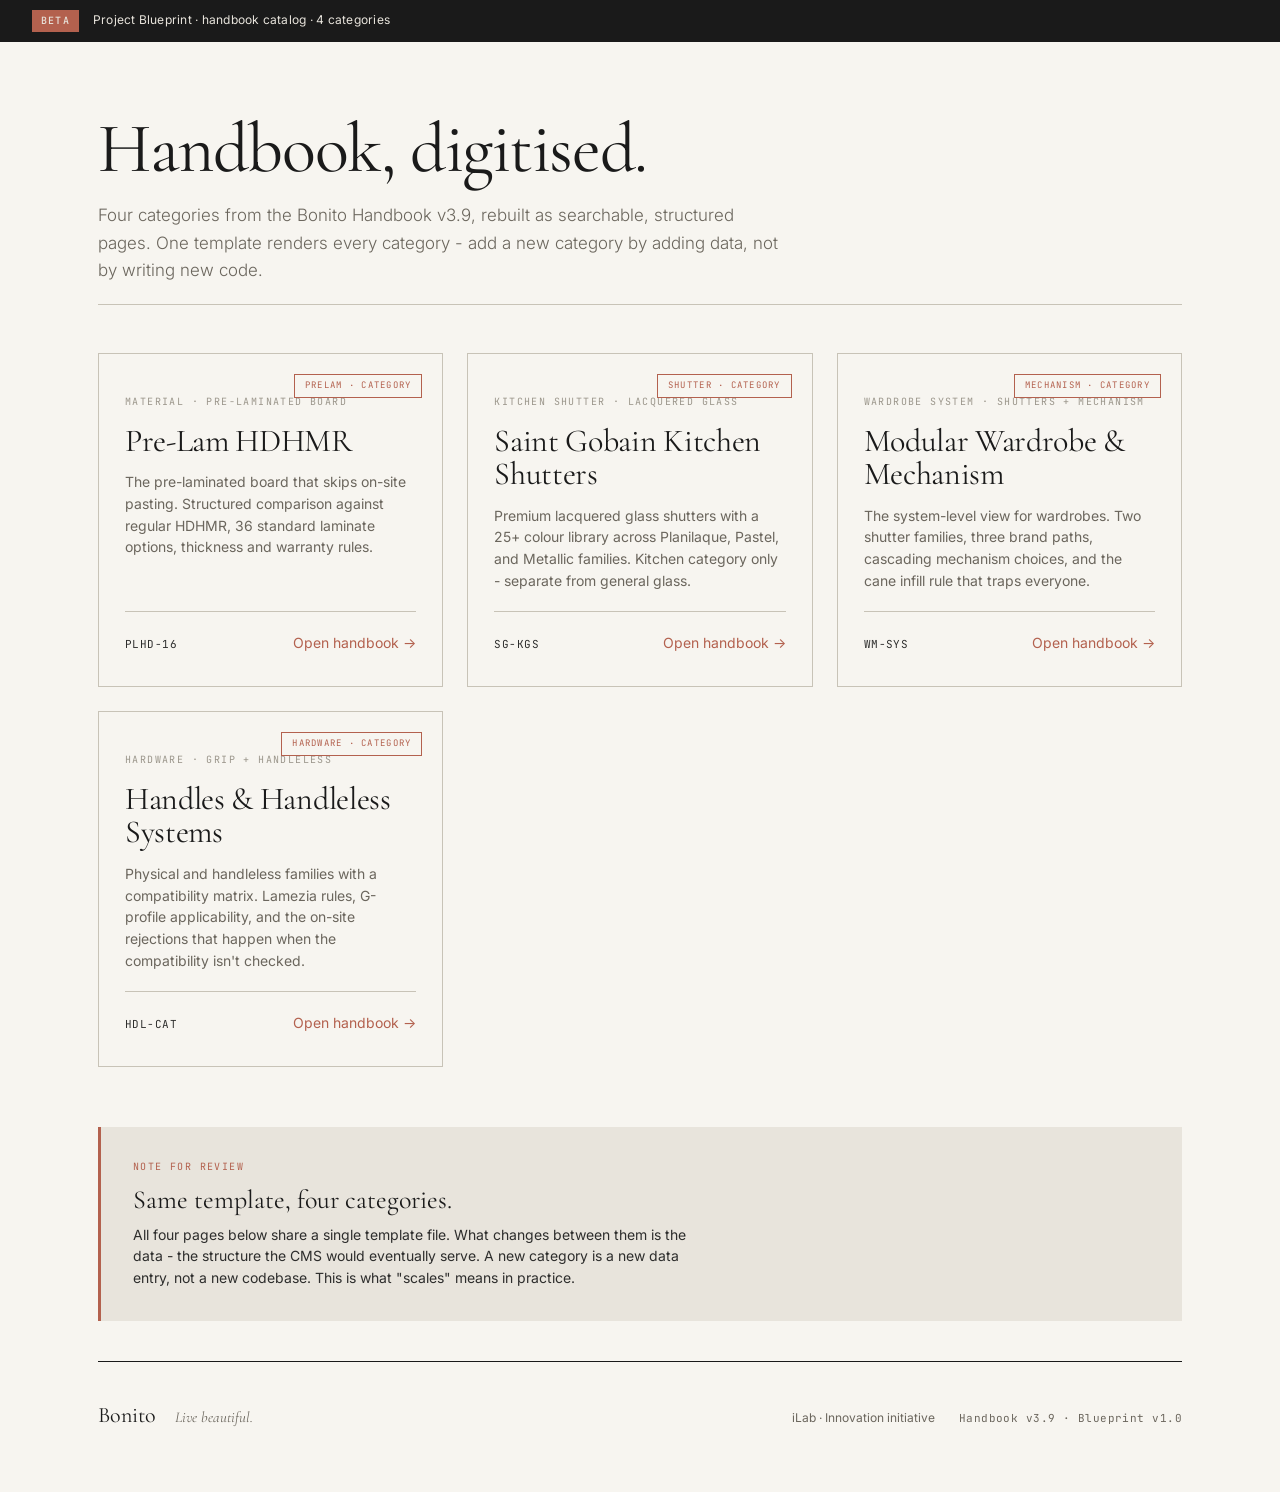
<file: index.html>
<!DOCTYPE html>
<html lang="en">
<head>
<meta charset="UTF-8">
<meta name="viewport" content="width=device-width, initial-scale=1.0">
<title>Bonito Handbook · Category catalog</title>
<link rel="preconnect" href="https://fonts.googleapis.com">
<link rel="preconnect" href="https://fonts.gstatic.com" crossorigin>
<link href="https://fonts.googleapis.com/css2?family=Cormorant+Garamond:wght@300;400;500;600&family=Inter:wght@300;400;500;600&family=JetBrains+Mono:wght@400;500&display=swap" rel="stylesheet">
<link rel="stylesheet" href="category.css">
<style>
/* Index-specific styling - catalog grid */
.catalog-intro {
  padding: 40px 0 20px;
  border-bottom: 1px solid var(--line);
  margin-bottom: 48px;
}
.catalog-title {
  font-family: var(--display);
  font-size: clamp(48px, 5.5vw, 72px);
  color: var(--ink);
  font-weight: 400;
  line-height: 0.98;
  letter-spacing: -0.02em;
  margin-bottom: 20px;
}
.catalog-lede {
  font-size: 17px;
  color: var(--text-soft);
  font-weight: 300;
  max-width: 40em;
  line-height: 1.6;
}
.catalog-grid {
  display: grid;
  grid-template-columns: repeat(auto-fit, minmax(320px, 1fr));
  gap: 24px;
  margin-bottom: 60px;
}
.cat-card {
  background: var(--paper);
  border: 1px solid var(--line);
  padding: 28px 26px 32px;
  cursor: pointer;
  transition: all 0.2s;
  text-decoration: none;
  color: inherit;
  display: flex;
  flex-direction: column;
  min-height: 320px;
  position: relative;
}
.cat-card:hover {
  border-color: var(--ink);
  transform: translateY(-2px);
  box-shadow: 0 6px 24px rgba(26,26,26,0.08);
}
.cat-tag {
  position: absolute;
  top: 20px;
  right: 20px;
  font-family: var(--mono);
  font-size: 9px;
  letter-spacing: 0.14em;
  text-transform: uppercase;
  color: var(--clay);
  padding: 4px 10px;
  border: 1px solid var(--clay);
}
.cat-eyebrow {
  font-family: var(--mono);
  font-size: 10px;
  letter-spacing: 0.14em;
  color: var(--text-mute);
  text-transform: uppercase;
  margin-bottom: 14px;
  margin-top: 12px;
}
.cat-name {
  font-family: var(--display);
  font-size: 32px;
  color: var(--ink);
  font-weight: 400;
  line-height: 1.05;
  letter-spacing: -0.01em;
  margin-bottom: 14px;
}
.cat-desc {
  font-size: 14px;
  color: var(--text-soft);
  line-height: 1.55;
  margin-bottom: 20px;
  flex: 1;
}
.cat-meta {
  display: flex;
  justify-content: space-between;
  align-items: baseline;
  padding-top: 20px;
  border-top: 1px solid var(--line);
}
.cat-erp {
  font-family: var(--mono);
  font-size: 11px;
  color: var(--text);
  letter-spacing: 0.04em;
}
.cat-arrow {
  font-family: var(--body);
  font-size: 14px;
  color: var(--clay);
  transition: transform 0.15s;
}
.cat-card:hover .cat-arrow { transform: translateX(4px); }

.cta-strip {
  background: var(--bone);
  border-left: 3px solid var(--clay);
  padding: 32px 32px;
  margin-bottom: 40px;
}
.cta-eyebrow {
  font-family: var(--mono);
  font-size: 10px;
  letter-spacing: 0.14em;
  color: var(--clay);
  text-transform: uppercase;
  margin-bottom: 10px;
}
.cta-title {
  font-family: var(--display);
  font-size: 26px;
  color: var(--ink);
  font-weight: 400;
  margin-bottom: 8px;
  line-height: 1.2;
}
.cta-body {
  font-size: 14px;
  color: var(--text);
  line-height: 1.55;
  max-width: 40em;
}
</style>
</head>
<body>

<div class="beta-banner">
  <span class="banner-pill">BETA</span>
  <span>Project Blueprint · handbook catalog · 4 categories</span>
</div>

<main class="page">
  <section class="catalog-intro">
    <h1 class="catalog-title">Handbook, digitised.</h1>
    <p class="catalog-lede">Four categories from the Bonito Handbook v3.9, rebuilt as searchable, structured pages. One template renders every category - add a new category by adding data, not by writing new code.</p>
  </section>

  <div class="catalog-grid" id="catalogGrid">
    <!-- Populated by JavaScript -->
  </div>

  <section class="cta-strip">
    <div class="cta-eyebrow">Note for review</div>
    <div class="cta-title">Same template, four categories.</div>
    <div class="cta-body">All four pages below share a single template file. What changes between them is the data - the structure the CMS would eventually serve. A new category is a new data entry, not a new codebase. This is what "scales" means in practice.</div>
  </section>

  <footer class="page-foot">
    <div class="foot-left">
      <span class="foot-brand">Bonito</span>
      <span class="foot-tag">Live beautiful.</span>
    </div>
    <div class="foot-right">
      <span>iLab · Innovation initiative</span>
      <span class="foot-mono">Handbook v3.9 · Blueprint v1.0</span>
    </div>
  </footer>
</main>

<script src="categories.js"></script>
<script>
// Pull card summaries from the shared data
const cardSummaries = {
  "prelam-hdhmr": "The pre-laminated board that skips on-site pasting. Structured comparison against regular HDHMR, 36 standard laminate options, thickness and warranty rules.",
  "saint-gobain-shutter": "Premium lacquered glass shutters with a 25+ colour library across Planilaque, Pastel, and Metallic families. Kitchen category only - separate from general glass.",
  "wardrobe-mechanism": "The system-level view for wardrobes. Two shutter families, three brand paths, cascading mechanism choices, and the cane infill rule that traps everyone.",
  "handles": "Physical and handleless families with a compatibility matrix. Lamezia rules, G-profile applicability, and the on-site rejections that happen when the compatibility isn't checked."
};

const grid = document.getElementById('catalogGrid');
Object.keys(window.CATEGORIES).forEach(slug => {
  const cat = window.CATEGORIES[slug];
  const cardHtml = `
    <a class="cat-card" href="category.html?cat=${encodeURIComponent(slug)}">
      <div class="cat-tag">${cat.tag}</div>
      <div class="cat-eyebrow">${cat.eyebrow}</div>
      <div class="cat-name">${cat.title.replace(/<br>/g, ' ')}</div>
      <div class="cat-desc">${cardSummaries[slug] || cat.lede}</div>
      <div class="cat-meta">
        <span class="cat-erp">${cat.erp}</span>
        <span class="cat-arrow">Open handbook &rarr;</span>
      </div>
    </a>
  `;
  grid.insertAdjacentHTML('beforeend', cardHtml);
});
</script>

</body>
</html>
</file>
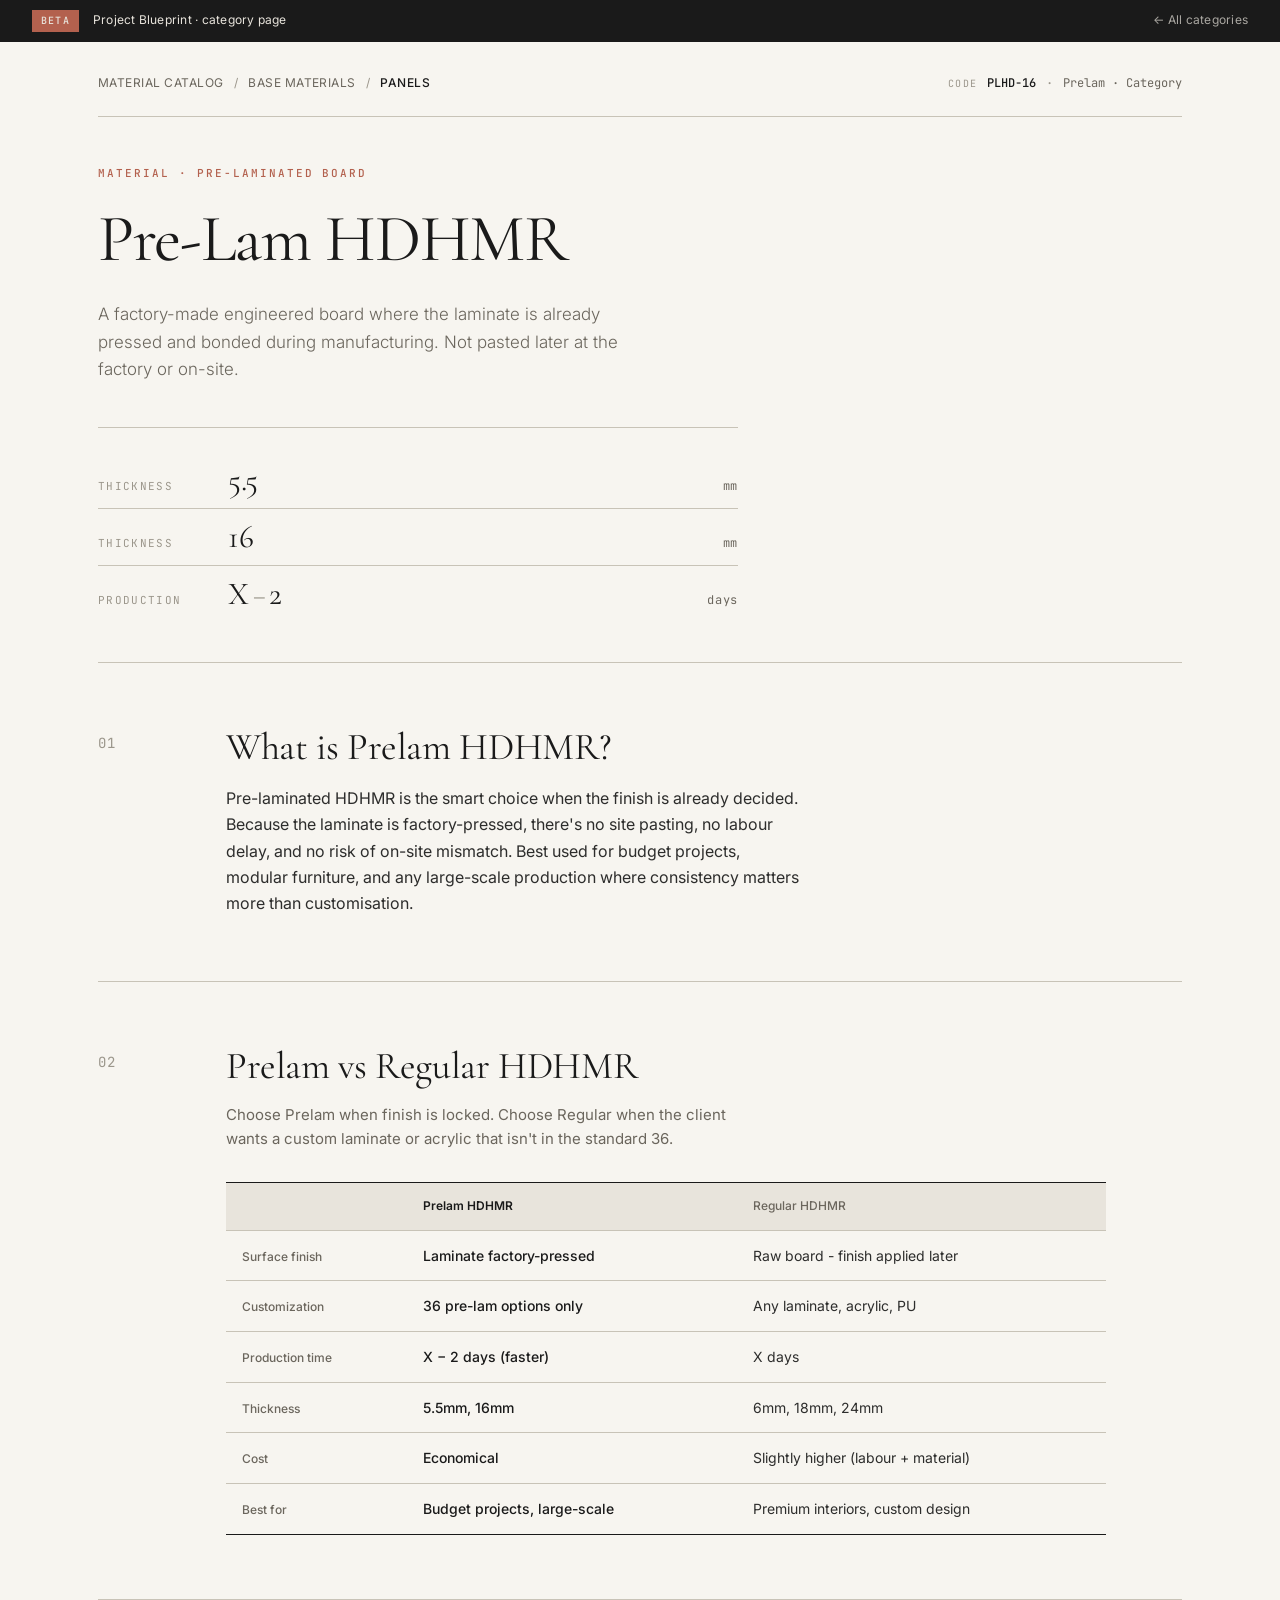
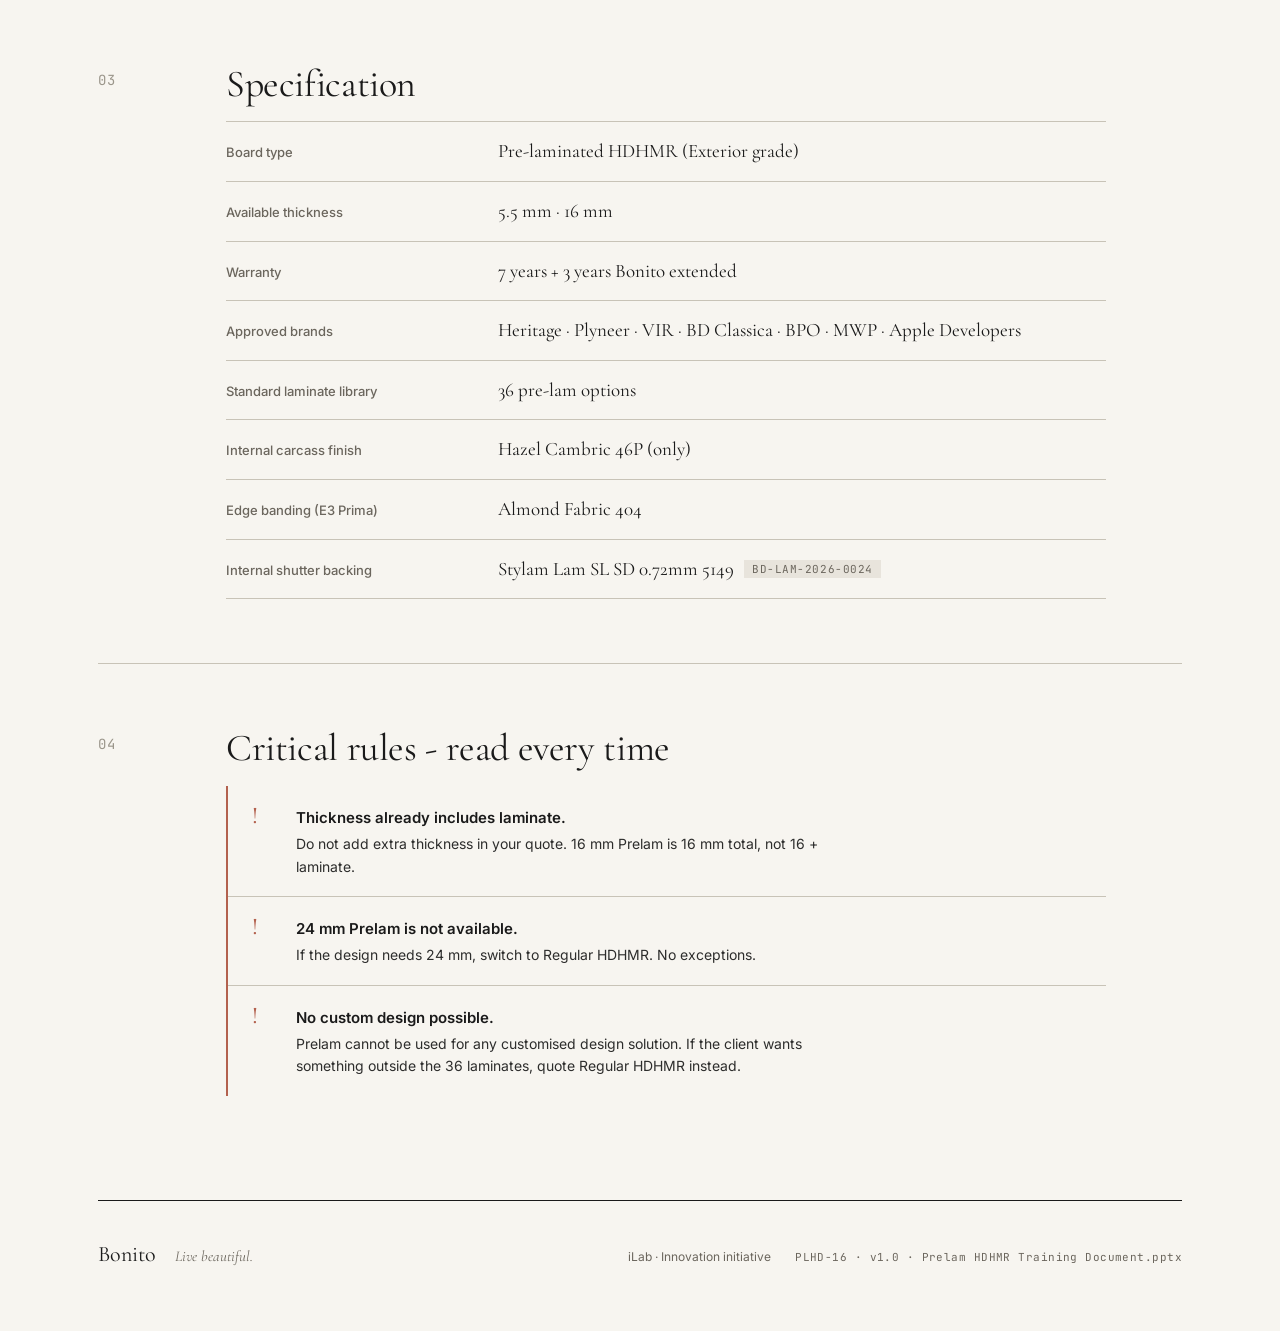
<file: category.html>
<!DOCTYPE html>
<html lang="en">
<head>
<meta charset="UTF-8">
<meta name="viewport" content="width=device-width, initial-scale=1.0">
<title>Bonito Handbook · Loading category</title>
<link rel="preconnect" href="https://fonts.googleapis.com">
<link rel="preconnect" href="https://fonts.gstatic.com" crossorigin>
<link href="https://fonts.googleapis.com/css2?family=Cormorant+Garamond:wght@300;400;500;600&family=Inter:wght@300;400;500;600&family=JetBrains+Mono:wght@400;500&display=swap" rel="stylesheet">
<link rel="stylesheet" href="category.css">
</head>
<body>

<div class="beta-banner">
  <span class="banner-pill">BETA</span>
  <span>Project Blueprint · category page</span>
  <a href="index.html" class="banner-link">&larr; All categories</a>
</div>

<main class="page" id="pageRoot">
  <!-- Content rendered by JS from categories.js -->
  <div class="loading-note">Loading category…</div>
</main>

<script src="categories.js"></script>
<script>
// ============================================================
// Bonito Handbook — Category page renderer
// Loads a category from CATEGORIES data and renders the template
// ============================================================

const params = new URLSearchParams(window.location.search);
const slug = params.get('cat') || 'prelam-hdhmr';
const data = window.CATEGORIES[slug];

if (!data) {
  document.getElementById('pageRoot').innerHTML =
    '<div style="padding: 80px 20px; text-align: center; color: #6B665D;">Category not found: <code>' + slug + '</code><br><br><a href="index.html" style="color: #B3614E;">Back to catalog</a></div>';
} else {
  document.title = data.title.replace(/<[^>]+>/g, ' ') + ' · Bonito Handbook';
  renderPage(data);
}

function esc(s) { return String(s).replace(/[&<>"']/g, c => ({'&':'&amp;','<':'&lt;','>':'&gt;','"':'&quot;',"'":'&#39;'}[c])); }

function renderPage(d) {
  const root = document.getElementById('pageRoot');
  root.innerHTML = `
    ${renderHeader(d)}
    ${renderHero(d)}
    ${d.blocks.map(renderBlock).join('')}
    ${renderFooter(d)}
  `;
}

function renderHeader(d) {
  return `
    <header class="page-head">
      <nav class="crumbs">
        ${d.breadcrumb.map((c, i) => i < d.breadcrumb.length - 1
          ? `<a href="index.html">${esc(c)}</a><span class="sep">/</span>`
          : `<span class="current">${esc(c)}</span>`).join('')}
      </nav>
      <div class="erp-strip">
        <span class="erp-label">CODE</span>
        <span class="erp-code">${esc(d.erp)}</span>
        <span class="erp-sep">·</span>
        <span class="erp-finish">${esc(d.tag)}</span>
      </div>
    </header>
  `;
}

function renderHero(d) {
  return `
    <section class="hero">
      <div class="title-block">
        <span class="eyebrow">${esc(d.eyebrow)}</span>
        <h1 class="product-title">${d.title}</h1>
        <p class="lede">${esc(d.lede)}</p>
        <div class="measurements">
          ${d.measurements.map(m => `
            <div class="m-row">
              <span class="m-axis">${esc(m.axis)}</span>
              <span class="m-range">${m.range}</span>
              <span class="m-unit">${esc(m.unit)}</span>
            </div>
          `).join('')}
        </div>
      </div>
    </section>
  `;
}

function renderBlock(b) {
  return `
    <section class="block">
      <div class="block-num">${esc(b.num)}</div>
      <div class="block-content">
        <h2 class="block-title">${esc(b.title)}</h2>
        ${b.subtitle ? `<p class="block-sub">${esc(b.subtitle)}</p>` : ''}
        ${b.prose ? `<div class="prose"><p>${esc(b.prose)}</p></div>` : ''}
        ${b.comparisonTable ? renderComparisonTable(b.comparisonTable) : ''}
        ${b.specTable ? renderSpecTable(b.specTable) : ''}
        ${b.colourPalette ? renderColourPalette(b.colourPalette) : ''}
        ${b.systemMatrix ? renderSystemMatrix(b.systemMatrix) : ''}
        ${b.ruleCards ? renderRuleCards(b.ruleCards) : ''}
        ${b.handleGrid ? renderHandleGrid(b.handleGrid) : ''}
        ${b.compatibilityTable ? renderCompatibilityTable(b.compatibilityTable) : ''}
        ${b.notes ? renderNotes(b.notes) : ''}
      </div>
    </section>
  `;
}

// --- Component renderers (each block type has its own visual pattern) ---

function renderComparisonTable(ct) {
  return `
    <table class="comparison-table">
      <thead>
        <tr>${ct.headers.map(h => `<th>${esc(h)}</th>`).join('')}</tr>
      </thead>
      <tbody>
        ${ct.rows.map(row => `
          <tr>
            ${row.map((cell, i) => i === 0
              ? `<td class="row-label">${esc(cell)}</td>`
              : `<td class="row-val ${i === 1 ? 'primary' : ''}">${esc(cell)}</td>`).join('')}
          </tr>
        `).join('')}
      </tbody>
    </table>
  `;
}

function renderSpecTable(rows) {
  return `
    <div class="spec-table">
      ${rows.map(r => `
        <div class="spec-row">
          <div class="spec-key">${esc(r.key)}</div>
          <div class="spec-val">${esc(r.val)}${r.erp ? `<span class="erp-inline">${esc(r.erp)}</span>` : ''}</div>
        </div>
      `).join('')}
    </div>
  `;
}

function renderColourPalette(palette) {
  return `
    <div class="palette-groups">
      ${palette.map(group => `
        <div class="palette-group">
          <div class="palette-heading">${esc(group.group)}</div>
          <div class="swatch-grid">
            ${group.swatches.map(s => `
              <div class="swatch" title="${esc(s.name)}">
                <div class="swatch-color" style="background:${esc(s.hex)}"></div>
                <div class="swatch-name">${esc(s.name)}</div>
              </div>
            `).join('')}
          </div>
        </div>
      `).join('')}
    </div>
  `;
}

function renderSystemMatrix(matrix) {
  return `
    <div class="system-matrix">
      ${matrix.map(m => `
        <div class="system-family">
          <div class="family-header">
            <div class="family-name">${esc(m.family)}</div>
            <div class="family-heading">${esc(m.heading)}</div>
          </div>
          <div class="family-options">
            ${m.options.map(o => `
              <div class="option-row">
                <div class="option-label">${esc(o.label)}</div>
                <div class="option-type">${esc(o.type)}</div>
                <div class="option-note">${esc(o.note)}</div>
              </div>
            `).join('')}
          </div>
        </div>
      `).join('')}
    </div>
  `;
}

function renderRuleCards(cards) {
  return `
    <div class="rule-cards">
      ${cards.map(c => `
        <div class="rule-card">
          <div class="rule-axis">${esc(c.axis)}</div>
          <div class="rule-metric">${c.metric}</div>
          <div class="rule-body">${esc(c.rule)}</div>
        </div>
      `).join('')}
    </div>
  `;
}

function renderHandleGrid(grid) {
  return `
    <div class="handle-grid">
      ${grid.map(family => `
        <div class="handle-family">
          <div class="handle-family-name">${esc(family.family)}</div>
          <div class="handle-family-sub">${esc(family.subheading)}</div>
          <div class="handle-items">
            ${family.items.map(item => `
              <div class="handle-item">
                <div class="handle-name">${esc(item.name)}</div>
                <div class="handle-sub">${esc(item.subline)}</div>
                <div class="handle-note">${esc(item.note)}</div>
              </div>
            `).join('')}
          </div>
        </div>
      `).join('')}
    </div>
  `;
}

function renderCompatibilityTable(ct) {
  return `
    <table class="compat-table">
      <thead>
        <tr>${ct.headers.map((h, i) => `<th${i === 0 ? ' class="lead"' : ''}>${esc(h)}</th>`).join('')}</tr>
      </thead>
      <tbody>
        ${ct.rows.map(row => `
          <tr>
            ${row.map((cell, i) => {
              if (i === 0) return `<td class="row-label">${esc(cell)}</td>`;
              const clean = String(cell).toLowerCase();
              let cls = 'row-val';
              if (clean === 'yes') cls += ' yes';
              else if (clean === 'no') cls += ' no';
              else cls += ' partial';
              return `<td class="${cls}">${esc(cell)}</td>`;
            }).join('')}
          </tr>
        `).join('')}
      </tbody>
    </table>
  `;
}

function renderNotes(notes) {
  return `
    <div class="note-list">
      ${notes.map(n => `
        <div class="note">
          <div class="note-marker">!</div>
          <div class="note-body">
            <strong>${esc(n.title)}</strong>
            <p>${esc(n.body)}</p>
          </div>
        </div>
      `).join('')}
    </div>
  `;
}

function renderFooter(d) {
  return `
    <footer class="page-foot">
      <div class="foot-left">
        <span class="foot-brand">Bonito</span>
        <span class="foot-tag">Live beautiful.</span>
      </div>
      <div class="foot-right">
        <span>iLab · Innovation initiative</span>
        <span class="foot-mono">${esc(d.erp)} · v1.0 · ${d.reference ? esc(d.reference) : 'Reference document'}</span>
      </div>
    </footer>
  `;
}
</script>

</body>
</html>
</file>
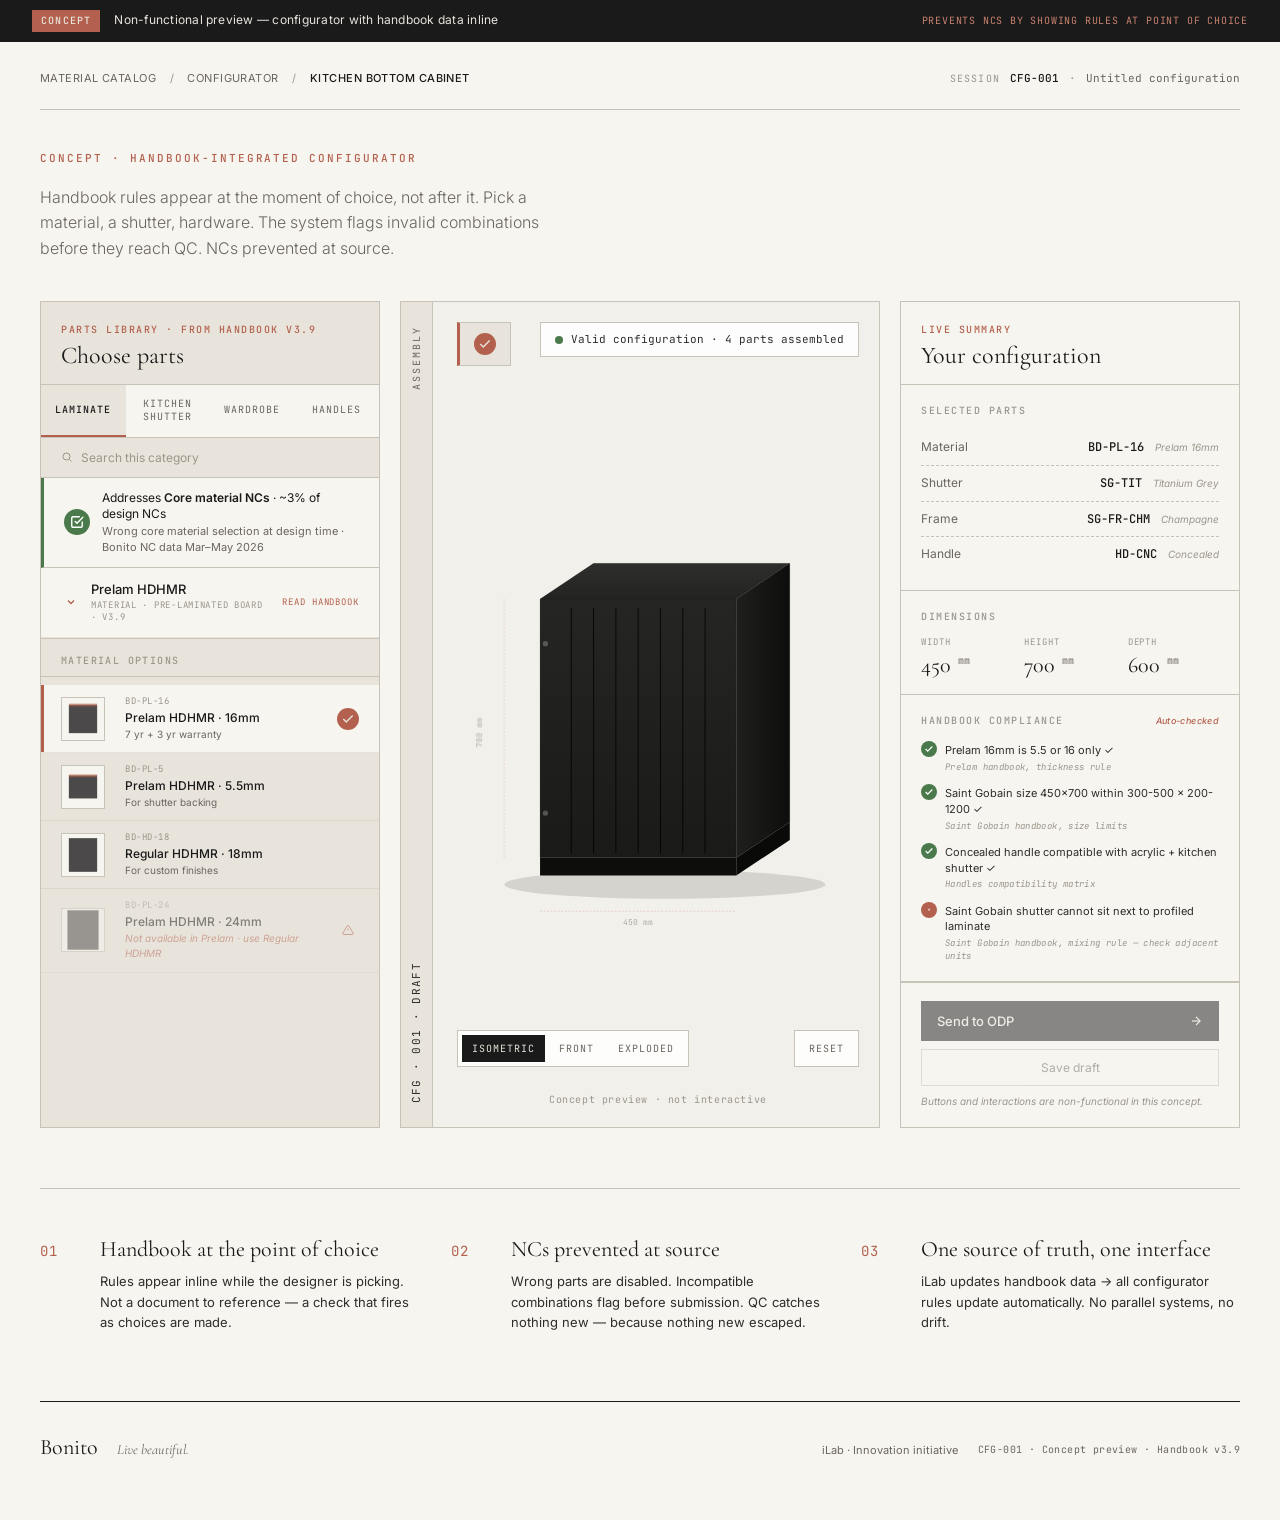
<file: configurator.html>
<!DOCTYPE html>
<html lang="en">
<head>
<meta charset="UTF-8">
<meta name="viewport" content="width=device-width, initial-scale=1.0">
<title>Blueprint Configurator · Handbook-Integrated · Bonito</title>
<link rel="preconnect" href="https://fonts.googleapis.com">
<link rel="preconnect" href="https://fonts.gstatic.com" crossorigin>
<link href="https://fonts.googleapis.com/css2?family=Cormorant+Garamond:wght@300;400;500;600&family=Inter:wght@300;400;500;600&family=JetBrains+Mono:wght@400;500&display=swap" rel="stylesheet">
<link rel="stylesheet" href="configurator.css">
</head>
<body>

<div class="concept-banner">
  <span class="banner-pill">CONCEPT</span>
  <span>Non-functional preview — configurator with handbook data inline</span>
  <span class="banner-note">Prevents NCs by showing rules at point of choice</span>
</div>

<main class="page">

  <header class="page-head">
    <nav class="crumbs">
      <span>Material catalog</span>
      <span class="sep">/</span>
      <span>Configurator</span>
      <span class="sep">/</span>
      <span class="current">Kitchen bottom cabinet</span>
    </nav>
    <div class="erp-strip">
      <span class="erp-label">SESSION</span>
      <span class="erp-code">CFG-001</span>
      <span class="erp-sep">·</span>
      <span class="erp-finish">Untitled configuration</span>
    </div>
  </header>

  <section class="hero-intro">
    <span class="eyebrow">Concept · handbook-integrated configurator</span>
   <!-- <h1 class="page-title">Build from parts. Rules enforced inline.</h1> -->
    <p class="lede">Handbook rules appear at the moment of choice, not after it. Pick a material, a shutter, hardware. The system flags invalid combinations before they reach QC. NCs prevented at source.</p>
  </section>

  <!-- 3-panel workspace -->
  <section class="workspace">

    <!-- LEFT: Parts library with 4 handbook category tabs -->
    <aside class="parts-panel">
      <div class="panel-head">
        <span class="panel-eyebrow">Parts library · from handbook v3.9</span>
        <h2 class="panel-title">Choose parts</h2>
      </div>

      <!-- Category tabs — 4 handbook categories -->
      <nav class="cat-tabs" id="catTabs">
        <button class="cat-tab active" data-cat="prelam">Laminate</button>
        <button class="cat-tab" data-cat="saint-gobain">Kitchen Shutter</button>
        <button class="cat-tab" data-cat="wardrobe">Wardrobe</button>
        <button class="cat-tab" data-cat="handles">Handles</button>
      </nav>

      <!-- Search -->
      <div class="parts-search">
        <svg width="12" height="12" viewBox="0 0 24 24" fill="none" stroke="currentColor" stroke-width="2"><circle cx="11" cy="11" r="7"/><path d="m21 21-4.35-4.35"/></svg>
        <input type="text" placeholder="Search this category" disabled>
      </div>

      <!-- Category content — one per tab, only active shown -->
      <div class="cat-content-wrap" id="catContentWrap">

        <!-- ========== PRELAM ========== -->
        <div class="cat-content active" data-cat="prelam">

          <!-- NC coverage indicator — connects category to specific NC data -->
          <div class="nc-callout">
            <div class="nc-callout-icon">
              <svg width="14" height="14" viewBox="0 0 24 24" fill="none" stroke="currentColor" stroke-width="2.4" stroke-linecap="round"><polyline points="9 11 12 14 22 4"/><path d="M21 12v7a2 2 0 0 1-2 2H5a2 2 0 0 1-2-2V5a2 2 0 0 1 2-2h11"/></svg>
            </div>
            <div class="nc-callout-body">
              <div class="nc-callout-title">Addresses <strong>Core material NCs</strong> · ~3% of design NCs</div>
              <div class="nc-callout-sub">Wrong core material selection at design time · Bonito NC data Mar–May 2026</div>
            </div>
          </div>

          <!-- Expandable handbook details header -->
          <div class="handbook-details">
            <button class="details-toggle" onclick="toggleDetails(this)">
              <div class="toggle-left">
                <span class="toggle-icon">
                  <svg width="12" height="12" viewBox="0 0 24 24" fill="none" stroke="currentColor" stroke-width="2.5"><polyline points="6 9 12 15 18 9"/></svg>
                </span>
                <div class="toggle-text">
                  <span class="toggle-title">Prelam HDHMR</span>
                  <span class="toggle-sub">Material · pre-laminated board · v3.9</span>
                </div>
              </div>
              <span class="toggle-hint">Read handbook</span>
            </button>
            <div class="details-body">

              <p class="detail-lede">A factory-made engineered board where the laminate is already pressed and bonded during manufacturing. Not pasted later at the factory or on-site.</p>

              <div class="detail-block">
                <div class="detail-block-title">Prelam vs Regular</div>
                <table class="mini-compare">
                  <tr><td>Surface finish</td><td class="strong">Factory-pressed</td><td>Applied later</td></tr>
                  <tr><td>Thickness</td><td class="strong">5.5mm · 16mm</td><td>6 · 18 · 24 mm</td></tr>
                  <tr><td>Cost</td><td class="strong">Economical</td><td>+ Labour cost</td></tr>
                  <tr><td>Customization</td><td class="strong">36 options</td><td>Any laminate</td></tr>
                </table>
              </div>

              <div class="detail-block rules">
                <div class="detail-block-title">Critical rules</div>
                <div class="rule-item">
                  <span class="rule-mark">!</span>
                  <div><strong>Thickness includes laminate.</strong> 16mm Prelam is 16mm total, not 16 + laminate.</div>
                </div>
                <div class="rule-item">
                  <span class="rule-mark">!</span>
                  <div><strong>No 24mm Prelam.</strong> If design needs 24mm, switch to Regular HDHMR.</div>
                </div>
                <div class="rule-item">
                  <span class="rule-mark">!</span>
                  <div><strong>No custom designs.</strong> Cannot be used for any customised solution.</div>
                </div>
              </div>
            </div>
          </div>

          <!-- Parts list — actual pickable items -->
          <div class="parts-list-title">Material options</div>
          <div class="parts-list">
            <div class="part-item selected">
              <div class="part-thumb pt-material">
                <svg viewBox="0 0 60 60" xmlns="http://www.w3.org/2000/svg">
                  <rect x="10" y="10" width="40" height="40" fill="#4B4949" stroke="#5F5E5A" stroke-width="0.5"/>
                  <rect x="10" y="8" width="40" height="4" fill="#B3614E" opacity="0.6"/>
                </svg>
              </div>
              <div class="part-meta">
                <span class="part-code">BD-PL-16</span>
                <span class="part-name">Prelam HDHMR · 16mm</span>
                <span class="part-hint">7 yr + 3 yr warranty</span>
              </div>
              <div class="part-check">
                <svg width="14" height="14" viewBox="0 0 24 24" fill="none" stroke="currentColor" stroke-width="2.4"><polyline points="20 6 9 17 4 12"/></svg>
              </div>
            </div>

            <div class="part-item">
              <div class="part-thumb pt-material">
                <svg viewBox="0 0 60 60" xmlns="http://www.w3.org/2000/svg">
                  <rect x="10" y="14" width="40" height="32" fill="#4B4949" stroke="#5F5E5A" stroke-width="0.5"/>
                  <rect x="10" y="12" width="40" height="4" fill="#B3614E" opacity="0.6"/>
                </svg>
              </div>
              <div class="part-meta">
                <span class="part-code">BD-PL-5</span>
                <span class="part-name">Prelam HDHMR · 5.5mm</span>
                <span class="part-hint">For shutter backing</span>
              </div>
            </div>

            <div class="part-item">
              <div class="part-thumb pt-material">
                <svg viewBox="0 0 60 60" xmlns="http://www.w3.org/2000/svg">
                  <rect x="10" y="6" width="40" height="48" fill="#4B4949" stroke="#5F5E5A" stroke-width="0.5"/>
                </svg>
              </div>
              <div class="part-meta">
                <span class="part-code">BD-HD-18</span>
                <span class="part-name">Regular HDHMR · 18mm</span>
                <span class="part-hint">For custom finishes</span>
              </div>
            </div>

            <div class="part-item disabled">
              <div class="part-thumb pt-material">
                <svg viewBox="0 0 60 60" xmlns="http://www.w3.org/2000/svg">
                  <rect x="8" y="2" width="44" height="56" fill="#4B4949" stroke="#5F5E5A" stroke-width="0.5"/>
                </svg>
              </div>
              <div class="part-meta">
                <span class="part-code">BD-PL-24</span>
                <span class="part-name">Prelam HDHMR · 24mm</span>
                <span class="part-warn-text">Not available in Prelam · use Regular HDHMR</span>
              </div>
              <div class="part-warn">
                <svg width="12" height="12" viewBox="0 0 24 24" fill="none" stroke="currentColor" stroke-width="2"><path d="M12 9v4"/><path d="M12 17h.01"/><path d="M10.29 3.86 1.82 18a2 2 0 0 0 1.71 3h16.94a2 2 0 0 0 1.71-3L13.71 3.86a2 2 0 0 0-3.42 0Z"/></svg>
              </div>
            </div>
          </div>
        </div>

        <!-- ========== SAINT GOBAIN ========== -->
        <div class="cat-content" data-cat="saint-gobain">

          <div class="nc-callout warn">
            <div class="nc-callout-icon">
              <svg width="14" height="14" viewBox="0 0 24 24" fill="none" stroke="currentColor" stroke-width="2.4" stroke-linecap="round"><path d="M12 9v4"/><path d="M12 17h.01"/><path d="M10.29 3.86 1.82 18a2 2 0 0 0 1.71 3h16.94a2 2 0 0 0 1.71-3L13.71 3.86a2 2 0 0 0-3.42 0Z"/></svg>
            </div>
            <div class="nc-callout-body">
              <div class="nc-callout-title">Addresses <strong>Laminate Placement NCs</strong> · 18% of design NCs · <span class="nc-trend">rising 34→36→38</span></div>
              <div class="nc-callout-sub">Only top-5 sub-category NOT falling. Configurator prevents wrong finish selection at choice time.</div>
            </div>
          </div>

          <div class="handbook-details">
            <button class="details-toggle" onclick="toggleDetails(this)">
              <div class="toggle-left">
                <span class="toggle-icon">
                  <svg width="12" height="12" viewBox="0 0 24 24" fill="none" stroke="currentColor" stroke-width="2.5"><polyline points="6 9 12 15 18 9"/></svg>
                </span>
                <div class="toggle-text">
                  <span class="toggle-title">Saint Gobain Kitchen Shutters</span>
                  <span class="toggle-sub">Shutter · lacquered glass · v3.9</span>
                </div>
              </div>
              <span class="toggle-hint">Read handbook</span>
            </button>
            <div class="details-body">
              <p class="detail-lede">Premium lacquered glass shutters for kitchen, storage and crockery. Frame profiles come in Champagne, Grey, or Silver.</p>

              <div class="detail-block">
                <div class="detail-block-title">Size limits</div>
                <div class="detail-metrics">
                  <div class="mini-metric"><span class="mm-axis">Width</span><span class="mm-range">300–500</span><span class="mm-unit">mm</span></div>
                  <div class="mini-metric"><span class="mm-axis">Height</span><span class="mm-range">200–1200</span><span class="mm-unit">mm</span></div>
                </div>
              </div>

              <div class="detail-block rules">
                <div class="detail-block-title">Critical rules</div>
                <div class="rule-item">
                  <span class="rule-mark">!</span>
                  <div><strong>Do not mix with profiled laminate.</strong> Thickness variations at handles create visible seams — client will reject.</div>
                </div>
                <div class="rule-item">
                  <span class="rule-mark">!</span>
                  <div><strong>Not for 24mm side panels.</strong> Standard 18mm side panels only.</div>
                </div>
                <div class="rule-item">
                  <span class="rule-mark">!</span>
                  <div><strong>No L-corners in kitchen.</strong> Not manufacturable in this category.</div>
                </div>
              </div>
            </div>
          </div>

          <div class="parts-list-title">Colour · Planilaque</div>
          <div class="swatch-grid">
            <div class="mini-swatch selected"><div class="ms-color" style="background:#4B5058"></div><span>Titanium Grey</span></div>
            <div class="mini-swatch"><div class="ms-color" style="background:#3B7A99"></div><span>Aqua Blue</span></div>
            <div class="mini-swatch"><div class="ms-color" style="background:#1A1A1A"></div><span>Black</span></div>
            <div class="mini-swatch"><div class="ms-color" style="background:#F0EDE6"></div><span>Pearl White</span></div>
            <div class="mini-swatch"><div class="ms-color" style="background:#C0392B"></div><span>Flame Red</span></div>
            <div class="mini-swatch"><div class="ms-color" style="background:#1E5F8B"></div><span>Atoll Blue</span></div>
            <div class="mini-swatch"><div class="ms-color" style="background:#88A582"></div><span>Almond Green</span></div>
            <div class="mini-swatch"><div class="ms-color" style="background:#E4B84A"></div><span>Solar Yellow</span></div>
            <div class="mini-swatch"><div class="ms-color" style="background:#6FB89A"></div><span>Mint Green</span></div>
            <div class="mini-swatch"><div class="ms-color" style="background:#8FA872"></div><span>Pista Green</span></div>
            <div class="mini-swatch"><div class="ms-color" style="background:#D97D3E"></div><span>Fusion Orange</span></div>
            <div class="mini-swatch"><div class="ms-color" style="background:#6B5B84"></div><span>Classic Purple</span></div>
          </div>

          <div class="parts-list-title mt">Frame profile</div>
          <div class="parts-list">
            <div class="part-item selected">
              <div class="part-thumb pt-frame">
                <svg viewBox="0 0 60 60" xmlns="http://www.w3.org/2000/svg">
                  <rect x="6" y="6" width="48" height="48" fill="none" stroke="#C4A78B" stroke-width="4"/>
                </svg>
              </div>
              <div class="part-meta">
                <span class="part-code">SG-FR-CHM</span>
                <span class="part-name">Champagne</span>
                <span class="part-hint">Bonito default</span>
              </div>
              <div class="part-check">
                <svg width="14" height="14" viewBox="0 0 24 24" fill="none" stroke="currentColor" stroke-width="2.4"><polyline points="20 6 9 17 4 12"/></svg>
              </div>
            </div>
            <div class="part-item">
              <div class="part-thumb pt-frame">
                <svg viewBox="0 0 60 60" xmlns="http://www.w3.org/2000/svg">
                  <rect x="6" y="6" width="48" height="48" fill="none" stroke="#7A7F85" stroke-width="4"/>
                </svg>
              </div>
              <div class="part-meta">
                <span class="part-code">SG-FR-GRY</span>
                <span class="part-name">Grey</span>
              </div>
            </div>
            <div class="part-item">
              <div class="part-thumb pt-frame">
                <svg viewBox="0 0 60 60" xmlns="http://www.w3.org/2000/svg">
                  <rect x="6" y="6" width="48" height="48" fill="none" stroke="#B8B8B0" stroke-width="4"/>
                </svg>
              </div>
              <div class="part-meta">
                <span class="part-code">SG-FR-SLV</span>
                <span class="part-name">Silver</span>
              </div>
            </div>
          </div>
        </div>

        <!-- ========== WARDROBE ========== -->
        <div class="cat-content" data-cat="wardrobe">

          <div class="nc-callout">
            <div class="nc-callout-icon">
              <svg width="14" height="14" viewBox="0 0 24 24" fill="none" stroke="currentColor" stroke-width="2.4" stroke-linecap="round"><polyline points="9 11 12 14 22 4"/><path d="M21 12v7a2 2 0 0 1-2 2H5a2 2 0 0 1-2-2V5a2 2 0 0 1 2-2h11"/></svg>
            </div>
            <div class="nc-callout-body">
              <div class="nc-callout-title">Addresses <strong>Accessories NCs</strong> · 4% of design NCs</div>
              <div class="nc-callout-sub">Wardrobe accessories must be from Bonito Studio only · cane infill sizing rules also enforced</div>
            </div>
          </div>

          <div class="handbook-details">
            <button class="details-toggle" onclick="toggleDetails(this)">
              <div class="toggle-left">
                <span class="toggle-icon">
                  <svg width="12" height="12" viewBox="0 0 24 24" fill="none" stroke="currentColor" stroke-width="2.5"><polyline points="6 9 12 15 18 9"/></svg>
                </span>
                <div class="toggle-text">
                  <span class="toggle-title">Modular Wardrobe & Mechanism</span>
                  <span class="toggle-sub">System · shutters + mechanism · v3.9</span>
                </div>
              </div>
              <span class="toggle-hint">Read handbook</span>
            </button>
            <div class="details-body">
              <p class="detail-lede">Two shutter families — openable and sliding. Third path: aluminium profile. Shutter choice constrains mechanism, hardware, and infill.</p>

              <div class="detail-block">
                <div class="detail-block-title">Cane infill rule (traps everyone)</div>
                <div class="rule-cards-mini">
                  <div class="rc-mini">
                    <div class="rc-axis">Height ≤ 2100 mm</div>
                    <div class="rc-metric">Width ≤ 900 mm</div>
                  </div>
                  <div class="rc-mini">
                    <div class="rc-axis">Height ≤ 900 mm</div>
                    <div class="rc-metric">Width ≤ 1200 mm</div>
                  </div>
                </div>
              </div>

              <div class="detail-block rules">
                <div class="detail-block-title">Critical rules</div>
                <div class="rule-item">
                  <span class="rule-mark">!</span>
                  <div><strong>Cane width depends on height.</strong> Confirm height first, then apply width cap.</div>
                </div>
                <div class="rule-item">
                  <span class="rule-mark">!</span>
                  <div><strong>Accessories from Bonito Studio only.</strong> Shirt/belt pullouts, organisers — no third-party sources.</div>
                </div>
                <div class="rule-item">
                  <span class="rule-mark">!</span>
                  <div><strong>Aristo Nova = C&F construction.</strong> Visible track but same internals as C&F slider.</div>
                </div>
              </div>
            </div>
          </div>

          <div class="parts-list-title">Shutter family</div>
          <div class="parts-list">
            <div class="part-item selected">
              <div class="part-thumb pt-shutter">
                <svg viewBox="0 0 60 60" xmlns="http://www.w3.org/2000/svg">
                  <rect x="8" y="8" width="44" height="44" fill="#3D3D3A" stroke="#5F5E5A" stroke-width="0.5"/>
                  <circle cx="14" cy="14" r="1.5" fill="#7A7A75"/>
                  <circle cx="14" cy="46" r="1.5" fill="#7A7A75"/>
                </svg>
              </div>
              <div class="part-meta">
                <span class="part-code">WD-OPN</span>
                <span class="part-name">Openable — hinged</span>
                <span class="part-hint">Aristo Classical Doors</span>
              </div>
              <div class="part-check">
                <svg width="14" height="14" viewBox="0 0 24 24" fill="none" stroke="currentColor" stroke-width="2.4"><polyline points="20 6 9 17 4 12"/></svg>
              </div>
            </div>
            <div class="part-item">
              <div class="part-thumb pt-shutter">
                <svg viewBox="0 0 60 60" xmlns="http://www.w3.org/2000/svg">
                  <rect x="8" y="8" width="20" height="44" fill="#3D3D3A" stroke="#5F5E5A" stroke-width="0.5"/>
                  <rect x="32" y="8" width="20" height="44" fill="#3D3D3A" stroke="#5F5E5A" stroke-width="0.5" opacity="0.5"/>
                  <line x1="8" y1="54" x2="52" y2="54" stroke="#7A7A75" stroke-width="1.5"/>
                </svg>
              </div>
              <div class="part-meta">
                <span class="part-code">WD-SLD</span>
                <span class="part-name">Sliding — track-mounted</span>
                <span class="part-hint">Bonito Elite / Lite / Slideline 18</span>
              </div>
            </div>
            <div class="part-item">
              <div class="part-thumb pt-shutter">
                <svg viewBox="0 0 60 60" xmlns="http://www.w3.org/2000/svg">
                  <rect x="8" y="8" width="44" height="44" fill="none" stroke="#7A7A75" stroke-width="2"/>
                  <rect x="16" y="16" width="28" height="28" fill="#3D3D3A"/>
                </svg>
              </div>
              <div class="part-meta">
                <span class="part-code">WD-ALU</span>
                <span class="part-name">Aluminium profile</span>
                <span class="part-hint">Saint Gobain / Hettich / Bonito</span>
              </div>
            </div>
          </div>
        </div>

        <!-- ========== HANDLES ========== -->
        <div class="cat-content" data-cat="handles">

          <div class="nc-callout warn">
            <div class="nc-callout-icon">
              <svg width="14" height="14" viewBox="0 0 24 24" fill="none" stroke="currentColor" stroke-width="2.4" stroke-linecap="round"><path d="M12 9v4"/><path d="M12 17h.01"/><path d="M10.29 3.86 1.82 18a2 2 0 0 0 1.71 3h16.94a2 2 0 0 0 1.71-3L13.71 3.86a2 2 0 0 0-3.42 0Z"/></svg>
            </div>
            <div class="nc-callout-body">
              <div class="nc-callout-title">Addresses <strong>Knob &amp; Handles NCs</strong> · 6% of design NCs · <span class="nc-trend">stuck at 11→12→12</span></div>
              <div class="nc-callout-sub">Flat trend, not falling. Lamezia on tall shutters is the classic on-site rejection. Configurator disables the invalid combination.</div>
            </div>
          </div>

          <div class="handbook-details">
            <button class="details-toggle" onclick="toggleDetails(this)">
              <div class="toggle-left">
                <span class="toggle-icon">
                  <svg width="12" height="12" viewBox="0 0 24 24" fill="none" stroke="currentColor" stroke-width="2.5"><polyline points="6 9 12 15 18 9"/></svg>
                </span>
                <div class="toggle-text">
                  <span class="toggle-title">Handles &amp; Handleless</span>
                  <span class="toggle-sub">Hardware · grip + profiles · v3.9</span>
                </div>
              </div>
              <span class="toggle-hint">Read handbook</span>
            </button>
            <div class="details-body">
              <p class="detail-lede">Physical handles must come from Bonito Studio only. Handleless profiles have strict shutter-type constraints.</p>

              <div class="detail-block">
                <div class="detail-block-title">Compatibility matrix</div>
                <table class="mini-compat">
                  <thead>
                    <tr><th></th><th>Kitchen</th><th>Tall</th><th>Wardrobe</th><th>Acrylic</th></tr>
                  </thead>
                  <tbody>
                    <tr><td>Concealed</td><td class="yes">Y</td><td class="yes">Y</td><td class="yes">Y</td><td class="yes">Y</td></tr>
                    <tr><td>Folding</td><td class="yes">Y</td><td class="yes">Y</td><td class="yes">Y</td><td class="yes">Y</td></tr>
                    <tr><td>Surface</td><td class="yes">Y</td><td class="yes">Y</td><td class="yes">Y</td><td class="yes">Y</td></tr>
                    <tr><td>G-profile</td><td class="yes">Y</td><td class="yes">Y</td><td class="yes">Y</td><td class="no">N</td></tr>
                    <tr><td>Lamezia</td><td class="yes">Y</td><td class="no">N</td><td class="no">N</td><td class="no">N</td></tr>
                    <tr><td>Gola</td><td class="partial">Top/Loft</td><td class="no">N</td><td class="partial">Top/Loft</td><td class="no">N</td></tr>
                  </tbody>
                </table>
              </div>

              <div class="detail-block rules">
                <div class="detail-block-title">Critical rules</div>
                <div class="rule-item">
                  <span class="rule-mark">!</span>
                  <div><strong>Lamezia is kitchen-shutter only.</strong> Not for tall, not for wardrobe.</div>
                </div>
                <div class="rule-item">
                  <span class="rule-mark">!</span>
                  <div><strong>No custom handle positions.</strong> Compatibility with soft-close will fail.</div>
                </div>
                <div class="rule-item">
                  <span class="rule-mark">!</span>
                  <div><strong>No factory-made wooden handles.</strong> Offer surface handles in wood-tone finish instead.</div>
                </div>
              </div>
            </div>
          </div>

          <div class="parts-list-title">Handle type</div>
          <div class="parts-list">
            <div class="part-item selected">
              <div class="part-thumb pt-handle">
                <svg viewBox="0 0 60 60" xmlns="http://www.w3.org/2000/svg">
                  <rect x="10" y="26" width="40" height="8" rx="4" fill="#7A7A75"/>
                </svg>
              </div>
              <div class="part-meta">
                <span class="part-code">HD-CNC</span>
                <span class="part-name">Concealed handle</span>
                <span class="part-hint">Compatible with acrylic</span>
              </div>
              <div class="part-check">
                <svg width="14" height="14" viewBox="0 0 24 24" fill="none" stroke="currentColor" stroke-width="2.4"><polyline points="20 6 9 17 4 12"/></svg>
              </div>
            </div>
            <div class="part-item">
              <div class="part-thumb pt-handle">
                <svg viewBox="0 0 60 60" xmlns="http://www.w3.org/2000/svg">
                  <path d="M10 30 L14 20 L46 20 L50 30 L46 40 L14 40 Z" fill="#7A7A75"/>
                </svg>
              </div>
              <div class="part-meta">
                <span class="part-code">HD-GPR</span>
                <span class="part-name">G-profile (handleless)</span>
                <span class="part-hint">Aluminium / Silver — Ebco</span>
              </div>
            </div>
            <div class="part-item">
              <div class="part-thumb pt-handle">
                <svg viewBox="0 0 60 60" xmlns="http://www.w3.org/2000/svg">
                  <rect x="8" y="28" width="44" height="4" fill="#7A7A75"/>
                  <rect x="8" y="32" width="44" height="4" fill="#5F5E5A"/>
                </svg>
              </div>
              <div class="part-meta">
                <span class="part-code">HD-LMZ</span>
                <span class="part-name">Lamezia (handleless)</span>
                <span class="part-hint">Kitchen shutter only</span>
              </div>
            </div>
            <div class="part-item disabled">
              <div class="part-thumb pt-handle">
                <svg viewBox="0 0 60 60" xmlns="http://www.w3.org/2000/svg">
                  <rect x="14" y="22" width="32" height="16" fill="#8B6B4A"/>
                </svg>
              </div>
              <div class="part-meta">
                <span class="part-code">HD-WD-C</span>
                <span class="part-name">Wooden handle (custom)</span>
                <span class="part-warn-text">Not possible · use surface handle in wood finish</span>
              </div>
              <div class="part-warn">
                <svg width="12" height="12" viewBox="0 0 24 24" fill="none" stroke="currentColor" stroke-width="2"><path d="M12 9v4"/><path d="M12 17h.01"/><path d="M10.29 3.86 1.82 18a2 2 0 0 0 1.71 3h16.94a2 2 0 0 0 1.71-3L13.71 3.86a2 2 0 0 0-3.42 0Z"/></svg>
              </div>
            </div>
          </div>
        </div>

      </div>
    </aside>

    <!-- MIDDLE: Assembly viewer -->
    <section class="assembly-panel">
      <div class="assembly-frame">

        <aside class="spec-ribbon">
          <span class="ribbon-label">ASSEMBLY</span>
          <span class="ribbon-mono">CFG · 001 · DRAFT</span>
        </aside>

        <!-- Isometric SVG rendering of assembled cabinet -->
        <div class="assembly-canvas">
          <svg viewBox="0 0 500 500" xmlns="http://www.w3.org/2000/svg" preserveAspectRatio="xMidYMid meet">
            <defs>
              <linearGradient id="cabinetFront" x1="0" y1="0" x2="0" y2="1">
                <stop offset="0%" stop-color="#252523"/>
                <stop offset="100%" stop-color="#1A1A18"/>
              </linearGradient>
              <linearGradient id="cabinetSide" x1="0" y1="0" x2="1" y2="0">
                <stop offset="0%" stop-color="#1F1F1D"/>
                <stop offset="100%" stop-color="#0D0D0C"/>
              </linearGradient>
              <linearGradient id="cabinetTop" x1="0" y1="0" x2="0" y2="1">
                <stop offset="0%" stop-color="#2E2E2C"/>
                <stop offset="100%" stop-color="#232321"/>
              </linearGradient>
            </defs>

            <ellipse cx="260" cy="440" rx="180" ry="16" fill="#000" opacity="0.12"/>

            <polygon points="120,120 340,120 400,80 180,80" fill="url(#cabinetTop)" stroke="#000" stroke-width="0.5" stroke-opacity="0.2"/>
            <polygon points="120,120 340,120 340,410 120,410" fill="url(#cabinetFront)" stroke="#000" stroke-width="0.5" stroke-opacity="0.3"/>
            <polygon points="340,120 400,80 400,370 340,410" fill="url(#cabinetSide)" stroke="#000" stroke-width="0.5" stroke-opacity="0.3"/>

            <g opacity="0.75">
              <line x1="155" y1="130" x2="155" y2="405" stroke="#000" stroke-width="1.2"/>
              <line x1="180" y1="130" x2="180" y2="405" stroke="#000" stroke-width="1.2"/>
              <line x1="205" y1="130" x2="205" y2="405" stroke="#000" stroke-width="1.2"/>
              <line x1="230" y1="130" x2="230" y2="405" stroke="#000" stroke-width="1.2"/>
              <line x1="255" y1="130" x2="255" y2="405" stroke="#000" stroke-width="1.2"/>
              <line x1="280" y1="130" x2="280" y2="405" stroke="#000" stroke-width="1.2"/>
              <line x1="305" y1="130" x2="305" y2="405" stroke="#000" stroke-width="1.2"/>
            </g>

            <polygon points="120,410 340,410 340,430 120,430" fill="#0D0D0C"/>
            <polygon points="340,410 400,370 400,390 340,430" fill="#0A0A09"/>

            <circle cx="126" cy="170" r="3" fill="#7A7A75" opacity="0.6"/>
            <circle cx="126" cy="360" r="3" fill="#7A7A75" opacity="0.6"/>

            <g opacity="0.5" font-family="JetBrains Mono, monospace" font-size="9" fill="#6B665D">
              <line x1="80" y1="120" x2="80" y2="410" stroke="#B3614E" stroke-width="0.5" stroke-dasharray="2 2"/>
              <text x="55" y="270" text-anchor="middle" transform="rotate(-90 55 270)">700 mm</text>
              <line x1="120" y1="470" x2="340" y2="470" stroke="#B3614E" stroke-width="0.5" stroke-dasharray="2 2"/>
              <text x="230" y="485" text-anchor="middle">450 mm</text>
            </g>
          </svg>
        </div>

        <div class="assembly-controls">
          <div class="control-group">
            <button class="view-btn active">Isometric</button>
            <button class="view-btn">Front</button>
            <button class="view-btn">Exploded</button>
          </div>
          <div class="control-group right">
            <button class="util-btn">Reset</button>
          </div>
        </div>

        <div class="assembly-status">
          <span class="status-dot valid"></span>
          <span class="status-text">Valid configuration · 4 parts assembled</span>
        </div>

        <!-- NEW: rule triggered indicator (concept) -->
        <div class="rule-triggered">
          <div class="rt-icon">
            <svg width="14" height="14" viewBox="0 0 24 24" fill="none" stroke="currentColor" stroke-width="2.4"><polyline points="20 6 9 17 4 12"/></svg>
          </div>
          <!--
          <div class="rt-text">
            <span class="rt-title">3 handbook rules applied to current selection</span>
            <span class="rt-sub">See "Compliance" panel for details</span>
          </div>
          -->
        </div>

        <div class="assembly-hint">
          Concept preview · not interactive
        </div>
      </div>
    </section>

    <!-- RIGHT: Live summary + compliance -->
    <aside class="summary-panel">
      <div class="panel-head">
        <span class="panel-eyebrow">Live summary</span>
        <h2 class="panel-title">Your configuration</h2>
      </div>

      <div class="config-block">
        <div class="block-title">Selected parts</div>
        <div class="config-row">
          <div class="row-label">Material</div>
          <div class="row-val">BD-PL-16 <span class="row-sub">Prelam 16mm</span></div>
        </div>
        <div class="config-row">
          <div class="row-label">Shutter</div>
          <div class="row-val">SG-TIT <span class="row-sub">Titanium Grey</span></div>
        </div>
        <div class="config-row">
          <div class="row-label">Frame</div>
          <div class="row-val">SG-FR-CHM <span class="row-sub">Champagne</span></div>
        </div>
        <div class="config-row">
          <div class="row-label">Handle</div>
          <div class="row-val">HD-CNC <span class="row-sub">Concealed</span></div>
        </div>
      </div>

      <div class="config-block">
        <div class="block-title">Dimensions</div>
        <div class="dim-grid">
          <div class="dim-cell">
            <span class="dim-label">Width</span>
            <span class="dim-val">450 <span class="dim-unit">mm</span></span>
          </div>
          <div class="dim-cell">
            <span class="dim-label">Height</span>
            <span class="dim-val">700 <span class="dim-unit">mm</span></span>
          </div>
          <div class="dim-cell">
            <span class="dim-label">Depth</span>
            <span class="dim-val">600 <span class="dim-unit">mm</span></span>
          </div>
        </div>
      </div>

      <!-- Compliance — now with source annotation showing handbook page -->
      <div class="config-block">
        <div class="block-title">Handbook compliance <span class="block-meta">Auto-checked</span></div>
        <div class="compliance-list">
          <div class="compliance-item ok">
            <div class="c-icon"><svg width="10" height="10" viewBox="0 0 24 24" fill="none" stroke="currentColor" stroke-width="3"><polyline points="20 6 9 17 4 12"/></svg></div>
            <div class="c-text">
              Prelam 16mm is 5.5 or 16 only ✓
              <span class="c-source">Prelam handbook, thickness rule</span>
            </div>
          </div>
          <div class="compliance-item ok">
            <div class="c-icon"><svg width="10" height="10" viewBox="0 0 24 24" fill="none" stroke="currentColor" stroke-width="3"><polyline points="20 6 9 17 4 12"/></svg></div>
            <div class="c-text">
              Saint Gobain size 450×700 within 300-500 × 200-1200 ✓
              <span class="c-source">Saint Gobain handbook, size limits</span>
            </div>
          </div>
          <div class="compliance-item ok">
            <div class="c-icon"><svg width="10" height="10" viewBox="0 0 24 24" fill="none" stroke="currentColor" stroke-width="3"><polyline points="20 6 9 17 4 12"/></svg></div>
            <div class="c-text">
              Concealed handle compatible with acrylic + kitchen shutter ✓
              <span class="c-source">Handles compatibility matrix</span>
            </div>
          </div>
          <div class="compliance-item warn">
            <div class="c-icon warn-icon"><svg width="10" height="10" viewBox="0 0 24 24" fill="none" stroke="currentColor" stroke-width="3"><path d="M12 9v4"/><path d="M12 17h.01"/></svg></div>
            <div class="c-text">
              Saint Gobain shutter cannot sit next to profiled laminate
              <span class="c-source">Saint Gobain handbook, mixing rule — check adjacent units</span>
            </div>
          </div>
        </div>
      </div>
 <!--       <div class="config-block">
        <div class="block-title">Bill of materials</div>
        <div class="bom-summary">
          <span class="bom-count">9 items</span>
          <span class="bom-hint">Auto-generated · ERP-coded · ready for procurement</span>
        </div>
      </div>
     -->

      <div class="config-actions">
        <button class="action-primary" disabled>
          <span>Send to ODP</span>
          <svg width="14" height="14" viewBox="0 0 24 24" fill="none" stroke="currentColor" stroke-width="2"><path d="M5 12h14"/><path d="m12 5 7 7-7 7"/></svg>
        </button>
        <button class="action-secondary" disabled>Save draft</button>
      </div>

      <p class="concept-note">
        Buttons and interactions are non-functional in this concept.
      </p>
    </aside>

  </section>

  <!-- Explanation strip — the "why" for Neelam -->
  <section class="explain-strip">
    <div class="explain-item">
      <div class="explain-num">01</div>
      <div class="explain-body">
        <h3 class="explain-title">Handbook at the point of choice</h3>
        <p class="explain-text">Rules appear inline while the designer is picking. Not a document to reference — a check that fires as choices are made.</p>
      </div>
    </div>

    <div class="explain-item">
      <div class="explain-num">02</div>
      <div class="explain-body">
        <h3 class="explain-title">NCs prevented at source</h3>
        <p class="explain-text">Wrong parts are disabled. Incompatible combinations flag before submission. QC catches nothing new — because nothing new escaped.</p>
      </div>
    </div>

    <div class="explain-item">
      <div class="explain-num">03</div>
      <div class="explain-body">
        <h3 class="explain-title">One source of truth, one interface</h3>
        <p class="explain-text">iLab updates handbook data → all configurator rules update automatically. No parallel systems, no drift.</p>
      </div>
    </div>
  </section>

  <footer class="page-foot">
    <div class="foot-left">
      <span class="foot-brand">Bonito</span>
      <span class="foot-tag">Live beautiful.</span>
    </div>
    <div class="foot-right">
      <span>iLab · Innovation initiative</span>
      <span class="foot-mono">CFG-001 · Concept preview · Handbook v3.9</span>
    </div>
  </footer>

</main>

<script>
// ===== Tab switching =====
document.querySelectorAll('.cat-tab').forEach(tab => {
  tab.addEventListener('click', () => {
    const target = tab.dataset.cat;
    document.querySelectorAll('.cat-tab').forEach(t => t.classList.toggle('active', t.dataset.cat === target));
    document.querySelectorAll('.cat-content').forEach(c => c.classList.toggle('active', c.dataset.cat === target));
    // Update search placeholder
    const catName = tab.textContent;
    document.querySelector('.parts-search input').placeholder = 'Search ' + catName;
  });
});

// ===== Expandable handbook details =====
function toggleDetails(button) {
  const details = button.closest('.handbook-details');
  details.classList.toggle('open');
}
</script>

</body>
</html>
</file>
<file: category.css>
/* ============================================================
   Bonito Handbook — Category page
   Design language: architectural specimen sheet meets monograph
   Same palette as PU cabinet page + patterns for 4 category types
   ============================================================ */

:root {
  --ink:        #1A1A1A;
  --ink-soft:   #2D2D2C;
  --bone:       #E8E4DC;
  --bone-deep:  #D9D5CC;
  --paper:      #F7F5F0;
  --clay:       #B3614E;
  --clay-soft:  #C9826F;
  --line:       #C8C3B7;
  --text:       #2D2D2C;
  --text-soft:  #6B665D;
  --text-mute:  #9B968B;

  --success:    #4A7A4B;
  --success-lt: #E5EFE5;
  --warn:       #B3614E;
  --warn-lt:    #F5E5DE;

  --display: 'Cormorant Garamond', Georgia, serif;
  --body:    'Inter', -apple-system, system-ui, sans-serif;
  --mono:    'JetBrains Mono', 'SF Mono', Consolas, monospace;
}

* { box-sizing: border-box; margin: 0; padding: 0; }

body {
  background: var(--paper);
  color: var(--text);
  font-family: var(--body);
  font-size: 15px;
  line-height: 1.55;
  font-weight: 400;
  -webkit-font-smoothing: antialiased;
  -moz-osx-font-smoothing: grayscale;
}

.loading-note {
  padding: 120px 40px;
  text-align: center;
  color: var(--text-mute);
  font-style: italic;
  font-size: 14px;
}

/* Beta banner */
.beta-banner {
  background: var(--ink);
  color: var(--bone);
  padding: 10px 32px;
  font-size: 12px;
  display: flex;
  align-items: center;
  gap: 14px;
  letter-spacing: 0.02em;
}
.banner-pill {
  background: var(--clay);
  color: var(--bone);
  padding: 3px 9px;
  font-family: var(--mono);
  font-size: 10px;
  font-weight: 500;
  letter-spacing: 0.12em;
}
.banner-link {
  margin-left: auto;
  color: var(--bone);
  text-decoration: none;
  font-size: 12px;
  opacity: 0.7;
}
.banner-link:hover { opacity: 1; }

/* Page container */
.page {
  max-width: 1180px;
  margin: 0 auto;
  padding: 32px 48px 60px;
}

/* ============ HEADER ============ */
.page-head {
  display: flex;
  justify-content: space-between;
  align-items: baseline;
  padding-bottom: 24px;
  border-bottom: 1px solid var(--line);
  margin-bottom: 48px;
}

.crumbs {
  font-size: 12px;
  color: var(--text-soft);
  letter-spacing: 0.04em;
  text-transform: uppercase;
}
.crumbs a { color: var(--text-soft); text-decoration: none; }
.crumbs a:hover { color: var(--ink); }
.crumbs .sep { margin: 0 10px; color: var(--text-mute); }
.crumbs .current { color: var(--ink); font-weight: 500; }

.erp-strip {
  display: flex;
  align-items: baseline;
  gap: 10px;
  font-family: var(--mono);
  font-size: 12px;
}
.erp-label { color: var(--text-mute); letter-spacing: 0.12em; font-size: 10px; }
.erp-code { color: var(--ink); font-weight: 500; }
.erp-sep { color: var(--text-mute); }
.erp-finish { color: var(--text-soft); }

/* ============ HERO ============ */
.hero {
  margin-bottom: 40px;
}

.title-block { max-width: 780px; }

.eyebrow {
  display: block;
  font-family: var(--mono);
  font-size: 11px;
  letter-spacing: 0.18em;
  color: var(--clay);
  text-transform: uppercase;
  margin-bottom: 24px;
  font-weight: 500;
}

.product-title {
  font-family: var(--display);
  font-weight: 400;
  font-size: clamp(46px, 5.2vw, 68px);
  line-height: 0.98;
  letter-spacing: -0.02em;
  color: var(--ink);
  margin-bottom: 30px;
}

.lede {
  font-size: 17px;
  line-height: 1.6;
  color: var(--text-soft);
  font-weight: 300;
  max-width: 32em;
  margin-bottom: 44px;
}

.measurements {
  border-top: 1px solid var(--line);
  padding-top: 24px;
  max-width: 640px;
}
.m-row {
  display: grid;
  grid-template-columns: 130px 1fr auto;
  align-items: baseline;
  padding: 12px 0;
  border-bottom: 1px solid var(--line);
}
.m-row:last-child { border-bottom: none; }
.m-axis {
  font-family: var(--mono);
  font-size: 11px;
  letter-spacing: 0.12em;
  color: var(--text-mute);
  text-transform: uppercase;
}
.m-range {
  font-family: var(--display);
  font-size: 32px;
  font-weight: 400;
  color: var(--ink);
  line-height: 1;
  letter-spacing: -0.01em;
}
.m-range .m-dash {
  color: var(--text-mute);
  margin: 0 4px;
  font-weight: 300;
}
.m-unit {
  font-family: var(--mono);
  font-size: 12px;
  color: var(--text-soft);
  letter-spacing: 0.06em;
}

/* ============ CONTENT BLOCKS ============ */
.block {
  display: grid;
  grid-template-columns: 80px 1fr;
  gap: 48px;
  padding: 64px 0;
  border-top: 1px solid var(--line);
}
.block-num {
  font-family: var(--mono);
  font-size: 14px;
  color: var(--text-mute);
  letter-spacing: 0.08em;
  padding-top: 6px;
}
.block-content { max-width: 880px; min-width: 0; }
.block-title {
  font-family: var(--display);
  font-weight: 400;
  font-size: 38px;
  line-height: 1.1;
  letter-spacing: -0.01em;
  color: var(--ink);
  margin-bottom: 16px;
}
.block-sub {
  font-size: 15px;
  color: var(--text-soft);
  margin-bottom: 32px;
  max-width: 36em;
}

.prose p {
  font-size: 16px;
  line-height: 1.65;
  color: var(--text);
  max-width: 36em;
}

/* ============ COMPARISON TABLE (Prelam) ============ */
.comparison-table {
  width: 100%;
  border-collapse: collapse;
  border-top: 1px solid var(--ink);
  border-bottom: 1px solid var(--ink);
  margin-top: 8px;
  font-size: 13px;
}
.comparison-table thead th {
  text-align: left;
  padding: 14px 16px;
  font-family: var(--body);
  font-size: 12px;
  font-weight: 500;
  color: var(--text-soft);
  border-bottom: 1px solid var(--line);
  background: var(--bone);
}
.comparison-table thead th:first-child {
  font-family: var(--mono);
  font-size: 10px;
  letter-spacing: 0.12em;
  text-transform: uppercase;
  color: var(--text-mute);
}
.comparison-table thead th:nth-child(2) {
  color: var(--ink);
  font-weight: 600;
}
.comparison-table tbody td {
  padding: 14px 16px;
  border-bottom: 1px solid var(--line);
  vertical-align: baseline;
}
.comparison-table tbody tr:last-child td { border-bottom: none; }
.comparison-table .row-label {
  font-size: 12px;
  color: var(--text-soft);
  font-weight: 500;
}
.comparison-table .row-val {
  color: var(--text);
  font-size: 14px;
}
.comparison-table .row-val.primary {
  color: var(--ink);
  font-weight: 500;
}

/* ============ SPEC TABLE ============ */
.spec-table {
  border-top: 1px solid var(--line);
  margin-top: 8px;
}
.spec-row {
  display: grid;
  grid-template-columns: 240px 1fr;
  gap: 32px;
  padding: 16px 0;
  border-bottom: 1px solid var(--line);
  align-items: baseline;
}
.spec-key {
  font-family: var(--body);
  font-size: 13px;
  color: var(--text-soft);
  font-weight: 500;
}
.spec-val {
  font-family: var(--display);
  font-size: 19px;
  color: var(--ink);
  font-weight: 400;
  line-height: 1.4;
}
.erp-inline {
  font-family: var(--mono);
  font-size: 11px;
  color: var(--text-soft);
  background: var(--bone);
  padding: 2px 8px;
  margin-left: 10px;
  letter-spacing: 0.05em;
  vertical-align: 2px;
}

/* ============ COLOUR PALETTE (Saint Gobain) ============ */
.palette-groups {
  display: flex;
  flex-direction: column;
  gap: 36px;
  margin-top: 8px;
}
.palette-group {}
.palette-heading {
  font-family: var(--mono);
  font-size: 11px;
  letter-spacing: 0.12em;
  text-transform: uppercase;
  color: var(--text-mute);
  margin-bottom: 16px;
  padding-bottom: 10px;
  border-bottom: 1px solid var(--line);
  font-weight: 500;
}
.swatch-grid {
  display: grid;
  grid-template-columns: repeat(auto-fill, minmax(120px, 1fr));
  gap: 12px;
}
.swatch {
  display: flex;
  flex-direction: column;
  gap: 8px;
}
.swatch-color {
  aspect-ratio: 1;
  border: 1px solid var(--line);
  transition: transform 0.15s;
}
.swatch-color:hover {
  transform: scale(1.03);
  box-shadow: 0 4px 12px rgba(0,0,0,0.08);
}
.swatch-name {
  font-family: var(--body);
  font-size: 11px;
  color: var(--text);
  letter-spacing: 0.02em;
  line-height: 1.3;
}

/* ============ SYSTEM MATRIX (Wardrobe) ============ */
.system-matrix {
  display: flex;
  flex-direction: column;
  gap: 24px;
  margin-top: 8px;
}
.system-family {
  border: 1px solid var(--line);
  background: var(--paper);
}
.family-header {
  padding: 20px 24px;
  background: var(--bone);
  border-bottom: 1px solid var(--line);
  display: flex;
  justify-content: space-between;
  align-items: baseline;
  gap: 24px;
}
.family-name {
  font-family: var(--display);
  font-size: 24px;
  color: var(--ink);
  font-weight: 500;
  letter-spacing: -0.01em;
}
.family-heading {
  font-family: var(--mono);
  font-size: 11px;
  letter-spacing: 0.1em;
  color: var(--clay);
  text-transform: uppercase;
}
.family-options {}
.option-row {
  display: grid;
  grid-template-columns: 200px 100px 1fr;
  gap: 20px;
  padding: 16px 24px;
  border-bottom: 1px solid var(--line);
  align-items: baseline;
  font-size: 13px;
}
.option-row:last-child { border-bottom: none; }
.option-label {
  font-weight: 500;
  color: var(--ink);
}
.option-type {
  font-family: var(--mono);
  font-size: 10px;
  color: var(--text-mute);
  letter-spacing: 0.1em;
  text-transform: uppercase;
}
.option-note {
  color: var(--text-soft);
  line-height: 1.5;
}

/* ============ RULE CARDS (Wardrobe cane rule) ============ */
.rule-cards {
  display: grid;
  grid-template-columns: repeat(auto-fit, minmax(260px, 1fr));
  gap: 20px;
  margin-top: 8px;
}
.rule-card {
  padding: 28px 24px;
  background: var(--bone);
  border-left: 3px solid var(--clay);
}
.rule-axis {
  font-family: var(--mono);
  font-size: 10px;
  letter-spacing: 0.14em;
  text-transform: uppercase;
  color: var(--text-mute);
  margin-bottom: 8px;
}
.rule-metric {
  font-family: var(--display);
  font-size: 42px;
  color: var(--ink);
  line-height: 1;
  letter-spacing: -0.02em;
  margin-bottom: 16px;
}
.rule-body {
  font-size: 14px;
  color: var(--text);
  line-height: 1.5;
}

/* ============ HANDLE GRID (Handles) ============ */
.handle-grid {
  display: grid;
  grid-template-columns: repeat(auto-fit, minmax(320px, 1fr));
  gap: 24px;
  margin-top: 8px;
}
.handle-family {
  border: 1px solid var(--line);
  padding: 24px 20px;
  background: var(--paper);
}
.handle-family-name {
  font-family: var(--display);
  font-size: 22px;
  color: var(--ink);
  margin-bottom: 4px;
}
.handle-family-sub {
  font-family: var(--mono);
  font-size: 10px;
  letter-spacing: 0.12em;
  color: var(--clay);
  text-transform: uppercase;
  margin-bottom: 20px;
  padding-bottom: 14px;
  border-bottom: 1px solid var(--line);
}
.handle-items {
  display: flex;
  flex-direction: column;
  gap: 16px;
}
.handle-item {
  padding: 12px 0;
  border-bottom: 1px dashed var(--line);
}
.handle-item:last-child { border-bottom: none; }
.handle-name {
  font-family: var(--display);
  font-size: 18px;
  color: var(--ink);
  font-weight: 500;
  margin-bottom: 3px;
}
.handle-sub {
  font-family: var(--body);
  font-size: 12px;
  color: var(--text);
  margin-bottom: 6px;
}
.handle-note {
  font-family: var(--mono);
  font-size: 10px;
  color: var(--text-mute);
  letter-spacing: 0.04em;
  text-transform: uppercase;
}

/* ============ COMPATIBILITY TABLE ============ */
.compat-table {
  width: 100%;
  border-collapse: collapse;
  border-top: 1px solid var(--ink);
  border-bottom: 1px solid var(--ink);
  margin-top: 8px;
  font-size: 12px;
}
.compat-table thead th {
  padding: 12px 14px;
  font-family: var(--mono);
  font-size: 10px;
  letter-spacing: 0.1em;
  text-transform: uppercase;
  color: var(--text-soft);
  border-bottom: 1px solid var(--line);
  background: var(--bone);
  text-align: center;
  font-weight: 500;
}
.compat-table thead th.lead {
  text-align: left;
  color: var(--ink);
}
.compat-table tbody td {
  padding: 12px 14px;
  border-bottom: 1px solid var(--line);
  text-align: center;
  color: var(--text-soft);
}
.compat-table tbody tr:last-child td { border-bottom: none; }
.compat-table .row-label {
  text-align: left;
  color: var(--ink);
  font-weight: 500;
  font-size: 13px;
}
.compat-table .row-val.yes {
  color: var(--success);
  font-family: var(--mono);
  font-size: 11px;
  letter-spacing: 0.06em;
  text-transform: uppercase;
  font-weight: 500;
}
.compat-table .row-val.no {
  color: var(--warn);
  font-family: var(--mono);
  font-size: 11px;
  letter-spacing: 0.06em;
  text-transform: uppercase;
  font-weight: 500;
}
.compat-table .row-val.partial {
  color: var(--text);
  font-family: var(--mono);
  font-size: 10px;
  letter-spacing: 0.02em;
  text-transform: none;
}

/* ============ NOTES ============ */
.note-list {
  display: flex;
  flex-direction: column;
  border-left: 2px solid var(--clay);
  margin-top: 8px;
}
.note {
  display: grid;
  grid-template-columns: 32px 1fr;
  gap: 12px;
  padding: 18px 0 18px 24px;
  border-bottom: 1px solid var(--line);
  align-items: baseline;
}
.note:last-child { border-bottom: none; }
.note-marker {
  font-family: var(--display);
  font-size: 24px;
  font-weight: 500;
  color: var(--clay);
  line-height: 1;
}
.note-body strong {
  display: block;
  font-weight: 600;
  color: var(--ink);
  margin-bottom: 4px;
  font-size: 15px;
}
.note-body p {
  font-size: 14px;
  line-height: 1.6;
  color: var(--text);
  max-width: 40em;
}

/* ============ FOOTER ============ */
.page-foot {
  display: flex;
  justify-content: space-between;
  align-items: baseline;
  padding-top: 36px;
  margin-top: 40px;
  border-top: 1px solid var(--ink);
  font-size: 12px;
}
.foot-brand {
  font-family: var(--display);
  font-size: 22px;
  color: var(--ink);
  margin-right: 16px;
}
.foot-tag {
  font-family: var(--display);
  font-size: 15px;
  font-style: italic;
  color: var(--text-soft);
}
.foot-right {
  display: flex;
  gap: 24px;
  color: var(--text-soft);
  align-items: baseline;
}
.foot-mono {
  font-family: var(--mono);
  font-size: 11px;
  letter-spacing: 0.04em;
}

/* ============ RESPONSIVE ============ */
@media (max-width: 900px) {
  .page { padding: 24px 32px 48px; }
  .block { grid-template-columns: 1fr; gap: 20px; padding: 48px 0; }
  .block-title { font-size: 30px; }
  .spec-row { grid-template-columns: 1fr; gap: 4px; }
  .spec-key { font-size: 11px; text-transform: uppercase; letter-spacing: 0.1em; }
  .option-row { grid-template-columns: 1fr; gap: 4px; padding: 14px 20px; }
  .option-type { font-size: 9px; }
  .family-header { flex-direction: column; gap: 8px; padding: 16px 20px; }
  .compat-table thead th, .compat-table tbody td { padding: 8px 6px; font-size: 10px; }
}

@media (max-width: 640px) {
  .page { padding: 16px 20px 36px; }
  .beta-banner { padding: 8px 20px; flex-wrap: wrap; }
  .banner-link { margin-left: 0; }
  .page-head { flex-direction: column; align-items: flex-start; gap: 12px; }
  .product-title { font-size: 40px; }
  .lede { font-size: 15px; }
  .swatch-grid { grid-template-columns: repeat(auto-fill, minmax(90px, 1fr)); }
}
</file>
<file: configurator.css>
/* Handbook-integrated configurator — extends previous configurator design */

:root {
  --ink: #1A1A1A;
  --ink-soft: #2D2D2C;
  --bone: #E8E4DC;
  --bone-deep: #D9D5CC;
  --paper: #F7F5F0;
  --clay: #B3614E;
  --clay-soft: #C9826F;
  --line: #C8C3B7;
  --text: #2D2D2C;
  --text-soft: #6B665D;
  --text-mute: #9B968B;

  --success: #4A7A4B;
  --success-lt: #E5EFE5;
  --warn: #B3614E;
  --warn-lt: #F5E5DE;

  --display: 'Cormorant Garamond', Georgia, serif;
  --body: 'Inter', -apple-system, system-ui, sans-serif;
  --mono: 'JetBrains Mono', 'SF Mono', Consolas, monospace;
}

* { box-sizing: border-box; margin: 0; padding: 0; }

body {
  background: var(--paper);
  color: var(--text);
  font-family: var(--body);
  font-size: 14px;
  line-height: 1.55;
  font-weight: 400;
  -webkit-font-smoothing: antialiased;
  -moz-osx-font-smoothing: grayscale;
}

/* Concept banner */
.concept-banner {
  background: var(--ink);
  color: var(--bone);
  padding: 10px 32px;
  font-size: 12px;
  display: flex;
  align-items: center;
  gap: 14px;
  letter-spacing: 0.02em;
}
.banner-pill {
  background: var(--clay);
  color: var(--bone);
  padding: 3px 9px;
  font-family: var(--mono);
  font-size: 10px;
  font-weight: 500;
  letter-spacing: 0.12em;
}
.banner-note {
  margin-left: auto;
  color: var(--clay-soft);
  font-family: var(--mono);
  font-size: 10px;
  letter-spacing: 0.08em;
  text-transform: uppercase;
}

.page {
  max-width: 1400px;
  margin: 0 auto;
  padding: 28px 40px 56px;
}

/* Header */
.page-head {
  display: flex;
  justify-content: space-between;
  align-items: baseline;
  padding-bottom: 22px;
  border-bottom: 1px solid var(--line);
  margin-bottom: 40px;
}
.crumbs {
  font-size: 11px;
  color: var(--text-soft);
  letter-spacing: 0.04em;
  text-transform: uppercase;
}
.crumbs .sep { margin: 0 10px; color: var(--text-mute); }
.crumbs .current { color: var(--ink); font-weight: 500; }

.erp-strip {
  display: flex;
  align-items: baseline;
  gap: 10px;
  font-family: var(--mono);
  font-size: 11px;
}
.erp-label { color: var(--text-mute); letter-spacing: 0.12em; font-size: 10px; }
.erp-code { color: var(--ink); font-weight: 500; }
.erp-sep { color: var(--text-mute); }
.erp-finish { color: var(--text-soft); }

/* Hero intro */
.hero-intro {
  margin-bottom: 40px;
  max-width: 820px;
}
.eyebrow {
  display: block;
  font-family: var(--mono);
  font-size: 11px;
  letter-spacing: 0.18em;
  color: var(--clay);
  text-transform: uppercase;
  margin-bottom: 18px;
  font-weight: 500;
}
.page-title {
  font-family: var(--display);
  font-weight: 400;
  font-size: clamp(38px, 4.4vw, 54px);
  line-height: 0.98;
  letter-spacing: -0.02em;
  color: var(--ink);
  margin-bottom: 22px;
}
.lede {
  font-size: 16px;
  line-height: 1.6;
  color: var(--text-soft);
  font-weight: 300;
  max-width: 34em;
}

/* ============ WORKSPACE (3 panels) ============ */
.workspace {
  display: grid;
  grid-template-columns: 340px 1fr 340px;
  gap: 20px;
  min-height: 720px;
  margin-bottom: 60px;
}

/* Panel head */
.panel-head {
  padding: 20px 20px 16px;
  border-bottom: 1px solid var(--line);
  flex-shrink: 0;
}
.panel-eyebrow {
  font-family: var(--mono);
  font-size: 10px;
  letter-spacing: 0.15em;
  color: var(--clay);
  text-transform: uppercase;
  margin-bottom: 6px;
  display: block;
  font-weight: 500;
}
.panel-title {
  font-family: var(--display);
  font-size: 24px;
  color: var(--ink);
  font-weight: 400;
  line-height: 1;
}

/* LEFT: Parts panel */
.parts-panel {
  background: var(--bone);
  border: 1px solid var(--line);
  display: flex;
  flex-direction: column;
  overflow: hidden;
}

.cat-tabs {
  display: flex;
  border-bottom: 1px solid var(--line);
  background: var(--paper);
  flex-shrink: 0;
}
.cat-tab {
  flex: 1;
  background: transparent;
  border: none;
  padding: 12px 4px;
  font-family: var(--mono);
  font-size: 10px;
  letter-spacing: 0.1em;
  text-transform: uppercase;
  color: var(--text-soft);
  cursor: pointer;
  transition: all 0.15s;
  border-bottom: 2px solid transparent;
}
.cat-tab:hover { color: var(--ink); }
.cat-tab.active {
  color: var(--ink);
  border-bottom-color: var(--clay);
  font-weight: 500;
  background: var(--bone);
}

.parts-search {
  display: flex;
  align-items: center;
  gap: 8px;
  padding: 12px 20px;
  border-bottom: 1px solid var(--line);
  color: var(--text-mute);
  flex-shrink: 0;
}
.parts-search input {
  flex: 1;
  border: none;
  background: transparent;
  font-family: var(--body);
  font-size: 12px;
  color: var(--text);
  outline: none;
}
.parts-search input::placeholder { color: var(--text-mute); }

.cat-content-wrap {
  flex: 1;
  overflow-y: auto;
  min-height: 0;
}

.cat-content {
  display: none;
}
.cat-content.active {
  display: block;
}

/* ============ EXPANDABLE HANDBOOK DETAILS ============ */
.handbook-details {
  border-bottom: 1px solid var(--line);
  background: var(--paper);
}
.details-toggle {
  width: 100%;
  background: transparent;
  border: none;
  padding: 14px 20px;
  display: flex;
  align-items: center;
  justify-content: space-between;
  gap: 12px;
  cursor: pointer;
  text-align: left;
  transition: background 0.15s;
}
.details-toggle:hover { background: var(--bone); }
.toggle-left {
  display: flex;
  align-items: center;
  gap: 10px;
  min-width: 0;
}
.toggle-icon {
  width: 20px;
  height: 20px;
  color: var(--clay);
  display: flex;
  align-items: center;
  justify-content: center;
  transition: transform 0.2s;
  flex-shrink: 0;
}
.handbook-details.open .toggle-icon {
  transform: rotate(180deg);
}
.toggle-text {
  display: flex;
  flex-direction: column;
  gap: 1px;
  min-width: 0;
}
.toggle-title {
  font-family: var(--body);
  font-size: 13px;
  font-weight: 500;
  color: var(--ink);
  line-height: 1.2;
}
.toggle-sub {
  font-family: var(--mono);
  font-size: 9px;
  letter-spacing: 0.08em;
  color: var(--text-mute);
  text-transform: uppercase;
}
.toggle-hint {
  font-family: var(--mono);
  font-size: 9px;
  letter-spacing: 0.1em;
  color: var(--clay);
  text-transform: uppercase;
  flex-shrink: 0;
}

.details-body {
  max-height: 0;
  overflow: hidden;
  transition: max-height 0.3s ease;
  padding: 0 20px;
  background: var(--bone);
  border-top: 1px solid transparent;
}
.handbook-details.open .details-body {
  max-height: 1200px;
  padding: 16px 20px 20px;
  border-top-color: var(--line);
}

.detail-lede {
  font-family: var(--body);
  font-size: 12px;
  color: var(--text);
  line-height: 1.6;
  margin-bottom: 16px;
  font-style: italic;
}

.detail-block {
  margin-bottom: 16px;
}
.detail-block:last-child { margin-bottom: 0; }
.detail-block-title {
  font-family: var(--mono);
  font-size: 10px;
  letter-spacing: 0.14em;
  color: var(--text-mute);
  text-transform: uppercase;
  margin-bottom: 8px;
  font-weight: 500;
}

/* Mini comparison table */
.mini-compare {
  width: 100%;
  border-collapse: collapse;
  border-top: 1px solid var(--line);
  border-bottom: 1px solid var(--line);
  font-size: 11px;
}
.mini-compare td {
  padding: 7px 8px;
  border-bottom: 1px solid var(--line);
  vertical-align: baseline;
}
.mini-compare tr:last-child td { border-bottom: none; }
.mini-compare td:first-child {
  color: var(--text-mute);
  font-size: 10px;
  width: 34%;
}
.mini-compare td.strong {
  color: var(--ink);
  font-weight: 500;
}
.mini-compare td:last-child {
  color: var(--text-soft);
  font-size: 10px;
}

/* Detail metrics (Saint Gobain size limits) */
.detail-metrics {
  display: flex;
  gap: 12px;
}
.mini-metric {
  flex: 1;
  padding: 10px 12px;
  background: var(--paper);
  border: 1px solid var(--line);
}
.mm-axis {
  display: block;
  font-family: var(--mono);
  font-size: 9px;
  letter-spacing: 0.1em;
  color: var(--text-mute);
  text-transform: uppercase;
  margin-bottom: 2px;
}
.mm-range {
  display: block;
  font-family: var(--display);
  font-size: 20px;
  color: var(--ink);
  line-height: 1;
}
.mm-unit {
  font-family: var(--mono);
  font-size: 9px;
  color: var(--text-soft);
}

/* Rule cards mini (wardrobe cane rule) */
.rule-cards-mini {
  display: flex;
  gap: 8px;
}
.rc-mini {
  flex: 1;
  padding: 10px 12px;
  background: var(--paper);
  border-left: 3px solid var(--clay);
}
.rc-axis {
  font-family: var(--mono);
  font-size: 9px;
  letter-spacing: 0.08em;
  color: var(--text-mute);
  text-transform: uppercase;
  margin-bottom: 6px;
}
.rc-metric {
  font-family: var(--display);
  font-size: 17px;
  color: var(--ink);
  line-height: 1.1;
}

/* Mini compatibility table (handles) */
.mini-compat {
  width: 100%;
  border-collapse: collapse;
  font-size: 10px;
  border: 1px solid var(--line);
}
.mini-compat th {
  padding: 6px 4px;
  background: var(--paper);
  font-family: var(--mono);
  font-size: 9px;
  color: var(--text-soft);
  font-weight: 500;
  text-transform: uppercase;
  letter-spacing: 0.06em;
  border-bottom: 1px solid var(--line);
  text-align: center;
}
.mini-compat th:first-child { text-align: left; padding-left: 8px; color: var(--ink); }
.mini-compat td {
  padding: 5px 4px;
  text-align: center;
  border-bottom: 1px solid var(--line);
  font-family: var(--mono);
  font-size: 10px;
}
.mini-compat td:first-child {
  text-align: left;
  padding-left: 8px;
  color: var(--ink);
  font-weight: 500;
  font-family: var(--body);
  font-size: 11px;
}
.mini-compat tr:last-child td { border-bottom: none; }
.mini-compat td.yes { color: var(--success); font-weight: 500; }
.mini-compat td.no { color: var(--warn); font-weight: 500; }
.mini-compat td.partial { color: var(--text-soft); font-size: 9px; }

/* Rules block */
.detail-block.rules {
  padding-top: 4px;
  border-top: 1px dashed var(--line);
  margin-top: 4px;
}
.rule-item {
  display: grid;
  grid-template-columns: 14px 1fr;
  gap: 8px;
  padding: 6px 0;
  align-items: baseline;
}
.rule-mark {
  font-family: var(--display);
  font-size: 15px;
  color: var(--clay);
  line-height: 1;
  font-weight: 500;
}
.rule-item > div {
  font-size: 11px;
  line-height: 1.5;
  color: var(--text);
}
.rule-item strong {
  font-weight: 600;
  color: var(--ink);
}

/* ============ PARTS LIST ============ */
.parts-list-title {
  padding: 14px 20px 8px;
  font-family: var(--mono);
  font-size: 10px;
  letter-spacing: 0.14em;
  color: var(--text-mute);
  text-transform: uppercase;
  font-weight: 500;
  background: var(--bone);
  border-bottom: 1px solid var(--line);
}
.parts-list-title.mt {
  border-top: 1px solid var(--line);
}
.parts-list {
  padding: 8px 0;
}

.part-item {
  display: grid;
  grid-template-columns: 52px 1fr auto;
  gap: 12px;
  align-items: center;
  padding: 10px 20px;
  cursor: pointer;
  transition: background 0.15s;
  border-bottom: 1px solid rgba(200, 195, 183, 0.4);
}
.part-item:hover { background: var(--paper); }
.part-item.selected {
  background: var(--paper);
  box-shadow: inset 3px 0 0 var(--clay);
}
.part-item.disabled { opacity: 0.5; cursor: not-allowed; }
.part-item.disabled:hover { background: transparent; }

.part-thumb {
  width: 44px;
  height: 44px;
  background: var(--paper);
  border: 1px solid var(--line);
  display: flex;
  align-items: center;
  justify-content: center;
}
.part-thumb svg { width: 100%; height: 100%; }

.part-meta {
  display: flex;
  flex-direction: column;
  gap: 1px;
  min-width: 0;
}
.part-code {
  font-family: var(--mono);
  font-size: 9px;
  color: var(--text-mute);
  letter-spacing: 0.06em;
}
.part-name {
  font-size: 12px;
  color: var(--ink);
  font-weight: 500;
  line-height: 1.3;
}
.part-hint {
  font-size: 10px;
  color: var(--text-soft);
}
.part-warn-text {
  font-size: 10px;
  color: var(--warn);
  font-style: italic;
}

.part-check {
  width: 22px;
  height: 22px;
  background: var(--clay);
  color: var(--bone);
  border-radius: 50%;
  display: flex;
  align-items: center;
  justify-content: center;
}
.part-warn {
  width: 22px;
  height: 22px;
  color: var(--warn);
  display: flex;
  align-items: center;
  justify-content: center;
}

/* Swatch grid (Saint Gobain colours) */
.swatch-grid {
  display: grid;
  grid-template-columns: repeat(3, 1fr);
  gap: 8px;
  padding: 12px 20px;
}
.mini-swatch {
  display: flex;
  flex-direction: column;
  gap: 4px;
  cursor: pointer;
  padding: 4px;
  border: 1px solid transparent;
  transition: border-color 0.15s;
}
.mini-swatch:hover { border-color: var(--line); }
.mini-swatch.selected {
  border-color: var(--clay);
  background: var(--paper);
}
.ms-color {
  aspect-ratio: 1;
  border: 1px solid var(--line);
}
.mini-swatch span {
  font-size: 9px;
  color: var(--text);
  line-height: 1.2;
  text-align: center;
}

/* MIDDLE: Assembly panel */
.assembly-panel {
  position: relative;
}
.assembly-frame {
  position: relative;
  background: #F2F0EA;
  border: 1px solid var(--line);
  width: 100%;
  height: 100%;
  min-height: 720px;
  overflow: hidden;
}

.spec-ribbon {
  position: absolute;
  left: 0;
  top: 0;
  bottom: 0;
  width: 32px;
  background: var(--bone);
  display: flex;
  flex-direction: column;
  align-items: center;
  justify-content: space-between;
  padding: 24px 0;
  border-right: 1px solid var(--line);
  pointer-events: none;
  z-index: 3;
}
.ribbon-label, .ribbon-mono {
  writing-mode: vertical-rl;
  transform: rotate(180deg);
  font-family: var(--mono);
  font-size: 10px;
  color: var(--text-soft);
  letter-spacing: 0.2em;
}
.ribbon-mono {
  font-size: 11px;
  color: var(--text);
  letter-spacing: 0.12em;
}

.assembly-canvas {
  position: absolute;
  inset: 0;
  padding-left: 32px;
  display: flex;
  align-items: center;
  justify-content: center;
}
.assembly-canvas svg {
  max-width: 100%;
  max-height: 100%;
  width: auto;
}

.assembly-controls {
  position: absolute;
  bottom: 60px;
  left: 56px;
  right: 20px;
  display: flex;
  justify-content: space-between;
  align-items: center;
  z-index: 2;
}
.control-group {
  display: flex;
  gap: 4px;
  background: rgba(255, 255, 255, 0.85);
  backdrop-filter: blur(8px);
  -webkit-backdrop-filter: blur(8px);
  padding: 4px;
  border: 1px solid var(--line);
}
.view-btn, .util-btn {
  background: transparent;
  border: none;
  color: var(--text-soft);
  font-family: var(--mono);
  font-size: 10px;
  letter-spacing: 0.1em;
  padding: 7px 10px;
  cursor: pointer;
  text-transform: uppercase;
}
.view-btn:hover, .util-btn:hover { color: var(--ink); }
.view-btn.active {
  background: var(--ink);
  color: var(--bone);
}

.assembly-status {
  position: absolute;
  top: 20px;
  right: 20px;
  display: flex;
  align-items: center;
  gap: 8px;
  background: rgba(255, 255, 255, 0.9);
  padding: 8px 14px;
  border: 1px solid var(--line);
  font-family: var(--mono);
  font-size: 11px;
  color: var(--text);
}
.status-dot {
  width: 8px;
  height: 8px;
  border-radius: 50%;
  background: var(--success);
}

/* Rule triggered indicator */
.rule-triggered {
  position: absolute;
  top: 20px;
  left: 56px;
  display: flex;
  align-items: center;
  gap: 10px;
  background: var(--bone);
  padding: 10px 14px;
  border: 1px solid var(--line);
  border-left: 3px solid var(--clay);
  max-width: 300px;
}
.rt-icon {
  width: 22px;
  height: 22px;
  background: var(--clay);
  color: var(--bone);
  border-radius: 50%;
  display: flex;
  align-items: center;
  justify-content: center;
  flex-shrink: 0;
}
.rt-text {
  display: flex;
  flex-direction: column;
  gap: 1px;
}
.rt-title {
  font-size: 11px;
  color: var(--ink);
  font-weight: 500;
  line-height: 1.2;
}
.rt-sub {
  font-size: 10px;
  color: var(--text-soft);
  font-style: italic;
}

.assembly-hint {
  position: absolute;
  bottom: 20px;
  left: 56px;
  right: 20px;
  font-family: var(--mono);
  font-size: 10px;
  color: var(--text-mute);
  letter-spacing: 0.06em;
  text-align: center;
  pointer-events: none;
}

/* RIGHT: Summary panel */
.summary-panel {
  background: var(--paper);
  border: 1px solid var(--line);
  display: flex;
  flex-direction: column;
  overflow-y: auto;
}

.config-block {
  padding: 18px 20px;
  border-bottom: 1px solid var(--line);
}
.config-block:last-of-type { border-bottom: none; }

.block-title {
  font-family: var(--mono);
  font-size: 10px;
  letter-spacing: 0.15em;
  text-transform: uppercase;
  color: var(--text-mute);
  margin-bottom: 12px;
  font-weight: 500;
  display: flex;
  justify-content: space-between;
  align-items: baseline;
}
.block-meta {
  font-family: var(--body);
  font-size: 9px;
  color: var(--clay);
  text-transform: none;
  letter-spacing: 0.04em;
  font-style: italic;
}

.config-row {
  display: flex;
  justify-content: space-between;
  align-items: baseline;
  padding: 8px 0;
  border-bottom: 1px dashed var(--line);
}
.config-row:last-child { border-bottom: none; }
.row-label {
  font-size: 12px;
  color: var(--text-soft);
}
.row-val {
  font-family: var(--mono);
  font-size: 12px;
  color: var(--ink);
  font-weight: 500;
  text-align: right;
}
.row-sub {
  font-family: var(--body);
  font-size: 10px;
  color: var(--text-mute);
  font-weight: 400;
  margin-left: 4px;
  font-style: italic;
}

.dim-grid {
  display: grid;
  grid-template-columns: repeat(3, 1fr);
  gap: 12px;
}
.dim-cell {
  display: flex;
  flex-direction: column;
  gap: 4px;
}
.dim-label {
  font-family: var(--mono);
  font-size: 9px;
  letter-spacing: 0.1em;
  text-transform: uppercase;
  color: var(--text-mute);
}
.dim-val {
  font-family: var(--display);
  font-size: 22px;
  color: var(--ink);
  line-height: 1;
}
.dim-unit {
  font-family: var(--mono);
  font-size: 10px;
  color: var(--text-soft);
  vertical-align: super;
  margin-left: 2px;
}

.compliance-list {
  display: flex;
  flex-direction: column;
  gap: 10px;
}
.compliance-item {
  display: grid;
  grid-template-columns: 16px 1fr;
  gap: 8px;
  align-items: baseline;
}
.c-icon {
  width: 16px;
  height: 16px;
  background: var(--success);
  color: white;
  border-radius: 50%;
  display: flex;
  align-items: center;
  justify-content: center;
}
.c-icon.warn-icon {
  background: var(--warn);
}
.c-text {
  font-size: 11px;
  line-height: 1.45;
  color: var(--text);
  display: flex;
  flex-direction: column;
  gap: 2px;
}
.c-source {
  font-family: var(--mono);
  font-size: 9px;
  color: var(--text-mute);
  letter-spacing: 0.04em;
  font-style: italic;
}

.bom-summary {
  display: flex;
  flex-direction: column;
  gap: 4px;
}
.bom-count {
  font-family: var(--display);
  font-size: 26px;
  color: var(--ink);
  line-height: 1;
}
.bom-hint {
  font-size: 11px;
  color: var(--text-soft);
  font-style: italic;
}

.config-actions {
  padding: 18px 20px 8px;
  display: flex;
  flex-direction: column;
  gap: 8px;
  border-top: 1px solid var(--line);
}
.action-primary {
  background: var(--ink);
  color: var(--bone);
  border: none;
  padding: 12px 16px;
  font-family: var(--body);
  font-size: 13px;
  font-weight: 500;
  cursor: pointer;
  display: flex;
  align-items: center;
  justify-content: space-between;
}
.action-primary:disabled { opacity: 0.5; cursor: not-allowed; }
.action-secondary {
  background: transparent;
  color: var(--text-soft);
  border: 1px solid var(--line);
  padding: 10px 16px;
  font-family: var(--body);
  font-size: 12px;
  cursor: pointer;
}
.action-secondary:disabled { opacity: 0.5; cursor: not-allowed; }

.concept-note {
  padding: 0 20px 18px;
  font-size: 10px;
  color: var(--text-mute);
  font-style: italic;
  line-height: 1.5;
}

/* Explain strip */
.explain-strip {
  display: grid;
  grid-template-columns: repeat(3, 1fr);
  gap: 32px;
  padding: 48px 0;
  border-top: 1px solid var(--line);
}
.explain-item {
  display: grid;
  grid-template-columns: 44px 1fr;
  gap: 16px;
}
.explain-num {
  font-family: var(--mono);
  font-size: 14px;
  color: var(--clay);
  letter-spacing: 0.08em;
  padding-top: 4px;
}
.explain-title {
  font-family: var(--display);
  font-size: 22px;
  color: var(--ink);
  font-weight: 400;
  line-height: 1.15;
  margin-bottom: 8px;
}
.explain-text {
  font-size: 13px;
  line-height: 1.6;
  color: var(--text);
}

/* Footer */
.page-foot {
  display: flex;
  justify-content: space-between;
  align-items: baseline;
  padding-top: 28px;
  margin-top: 20px;
  border-top: 1px solid var(--ink);
  font-size: 11px;
}
.foot-brand {
  font-family: var(--display);
  font-size: 22px;
  color: var(--ink);
  margin-right: 16px;
}
.foot-tag {
  font-family: var(--display);
  font-size: 14px;
  font-style: italic;
  color: var(--text-soft);
}
.foot-right {
  display: flex;
  gap: 20px;
  color: var(--text-soft);
}
.foot-mono {
  font-family: var(--mono);
  font-size: 10px;
  letter-spacing: 0.04em;
}

/* Responsive */
@media (max-width: 1200px) {
  .workspace {
    grid-template-columns: 300px 1fr 300px;
  }
}
@media (max-width: 1000px) {
  .workspace {
    grid-template-columns: 1fr;
  }
  .parts-panel, .summary-panel { max-height: 500px; }
  .assembly-frame { min-height: 500px; }
  .explain-strip { grid-template-columns: 1fr; gap: 20px; }
}
@media (max-width: 640px) {
  .page { padding: 16px 20px 40px; }
  .concept-banner { padding: 8px 20px; flex-wrap: wrap; }
  .page-head { flex-direction: column; align-items: flex-start; gap: 12px; }
  .page-title { font-size: 34px; }
  .rule-triggered { max-width: calc(100% - 80px); }
}

/* ============ NC COVERAGE CALLOUT ============ */
/* Small strip inside each category tab showing which NC sub-category it addresses */
.nc-callout {
  display: grid;
  grid-template-columns: 28px 1fr;
  gap: 10px;
  padding: 12px 20px;
  background: var(--paper);
  border-bottom: 1px solid var(--line);
  border-left: 3px solid var(--success);
  align-items: center;
}
.nc-callout.warn {
  border-left-color: var(--warn);
}
.nc-callout-icon {
  width: 26px;
  height: 26px;
  border-radius: 50%;
  background: var(--success);
  color: white;
  display: flex;
  align-items: center;
  justify-content: center;
  flex-shrink: 0;
}
.nc-callout.warn .nc-callout-icon {
  background: var(--warn);
}
.nc-callout-body {
  display: flex;
  flex-direction: column;
  gap: 2px;
  min-width: 0;
}
.nc-callout-title {
  font-family: var(--body);
  font-size: 12px;
  color: var(--ink);
  line-height: 1.35;
}
.nc-callout-title strong {
  font-weight: 600;
  color: var(--ink);
}
.nc-callout-sub {
  font-family: var(--body);
  font-size: 11px;
  color: var(--text-soft);
  line-height: 1.4;
}
.nc-trend {
  font-family: var(--mono);
  font-size: 10px;
  color: var(--warn);
  background: rgba(179, 97, 78, 0.08);
  padding: 1px 6px;
  border-radius: 2px;
  letter-spacing: 0.02em;
  margin-left: 4px;
}
</file>
